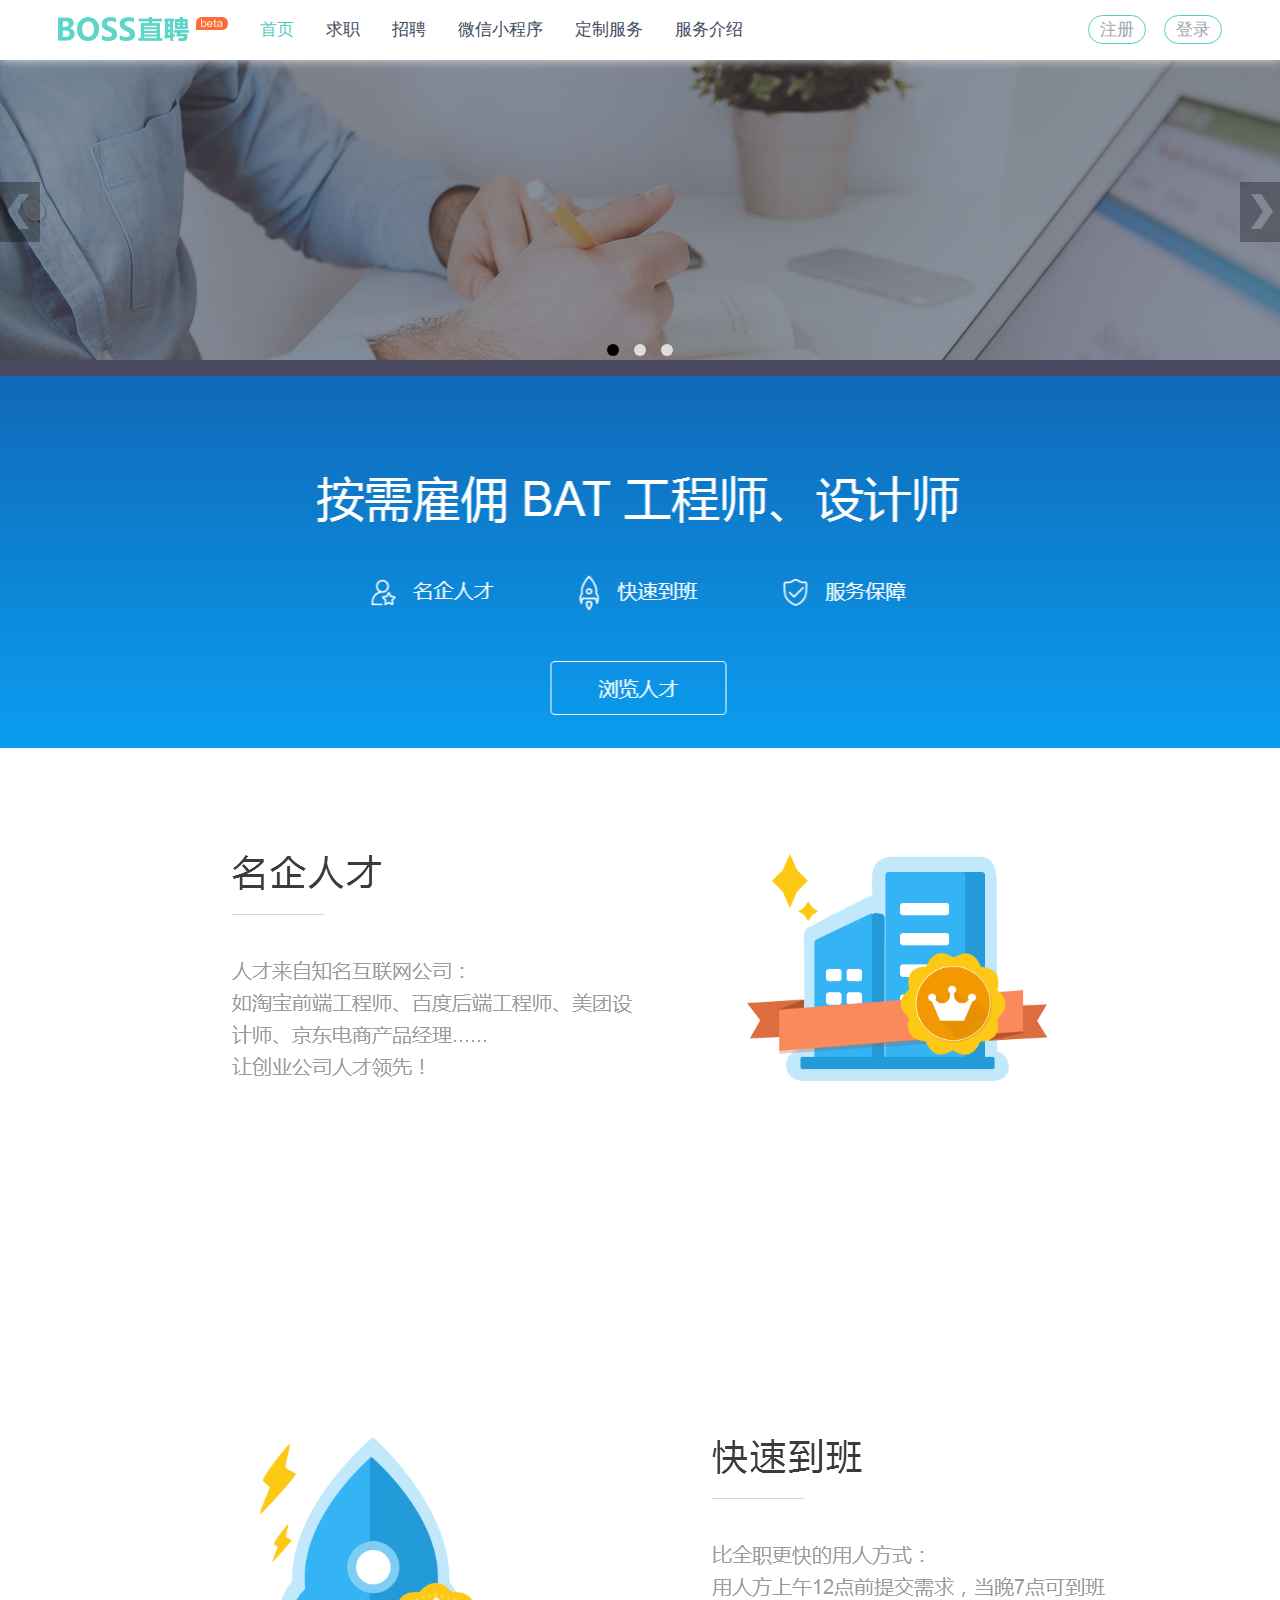
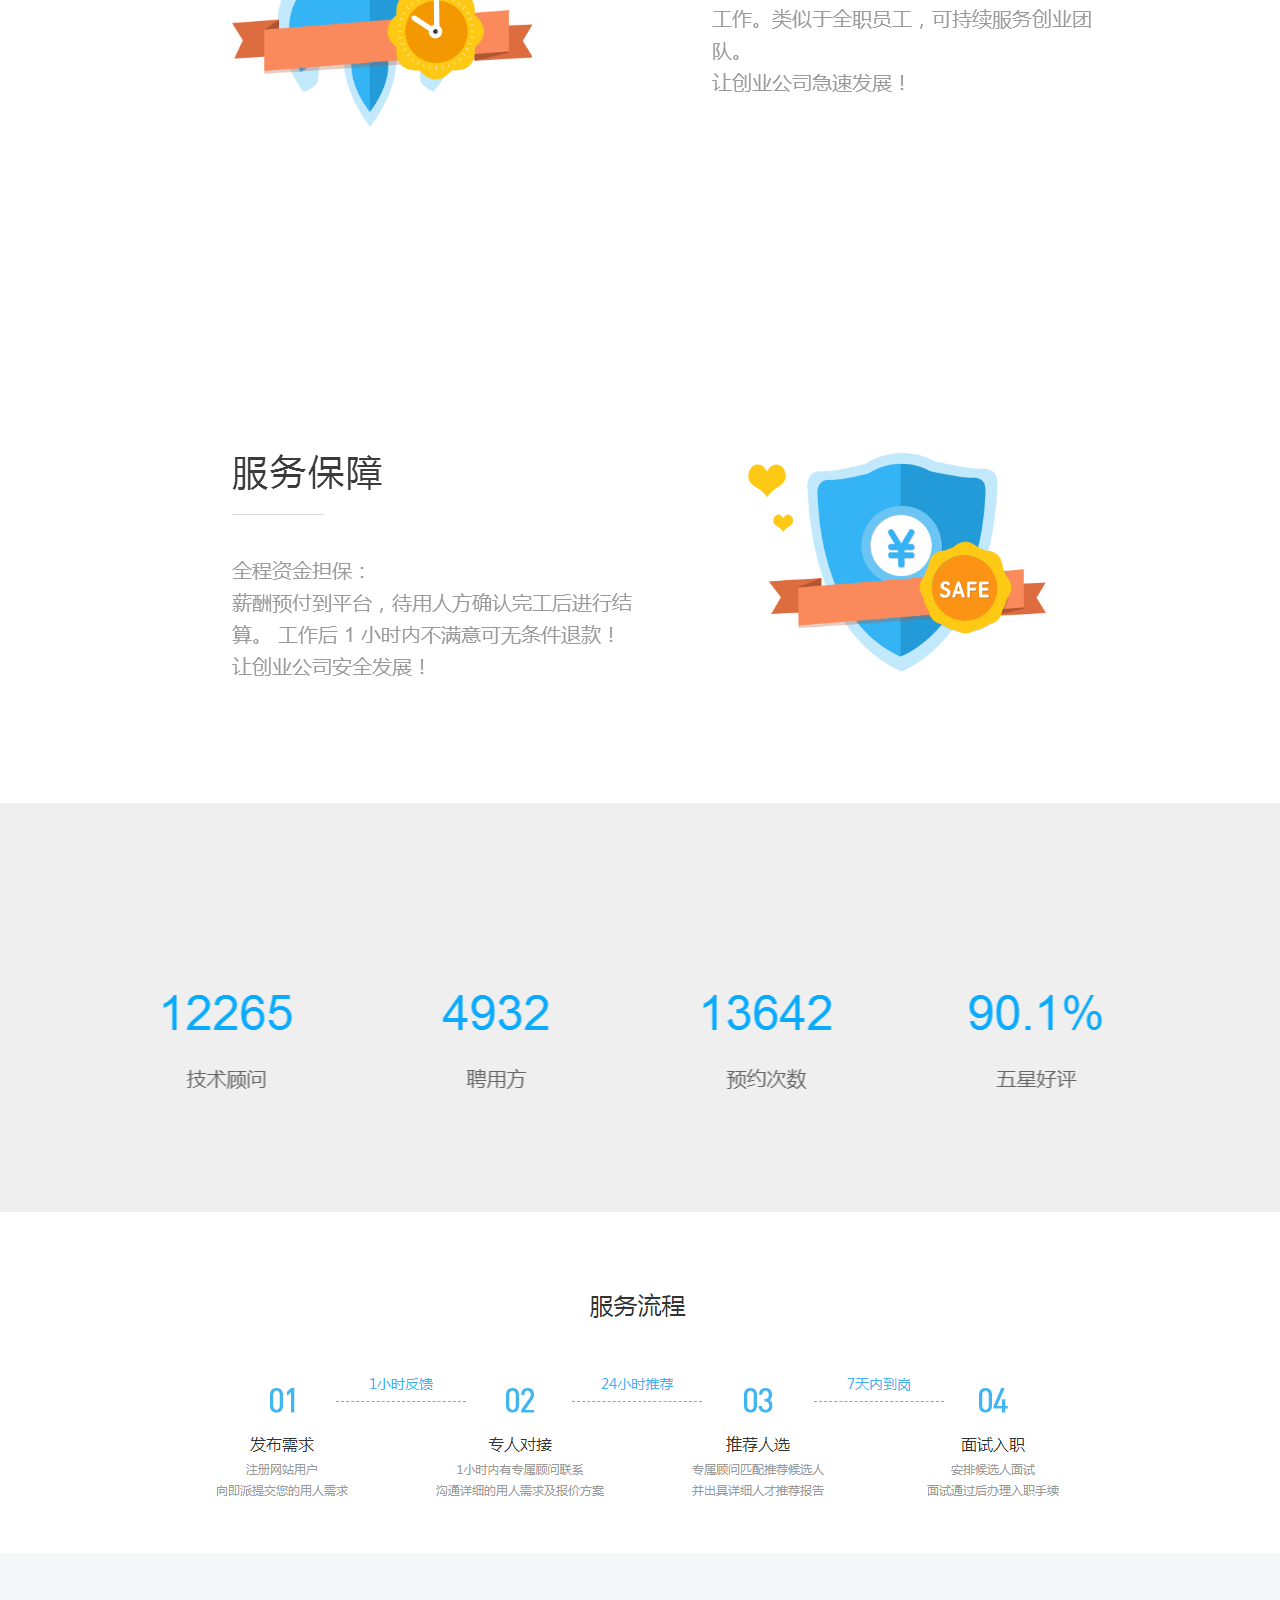
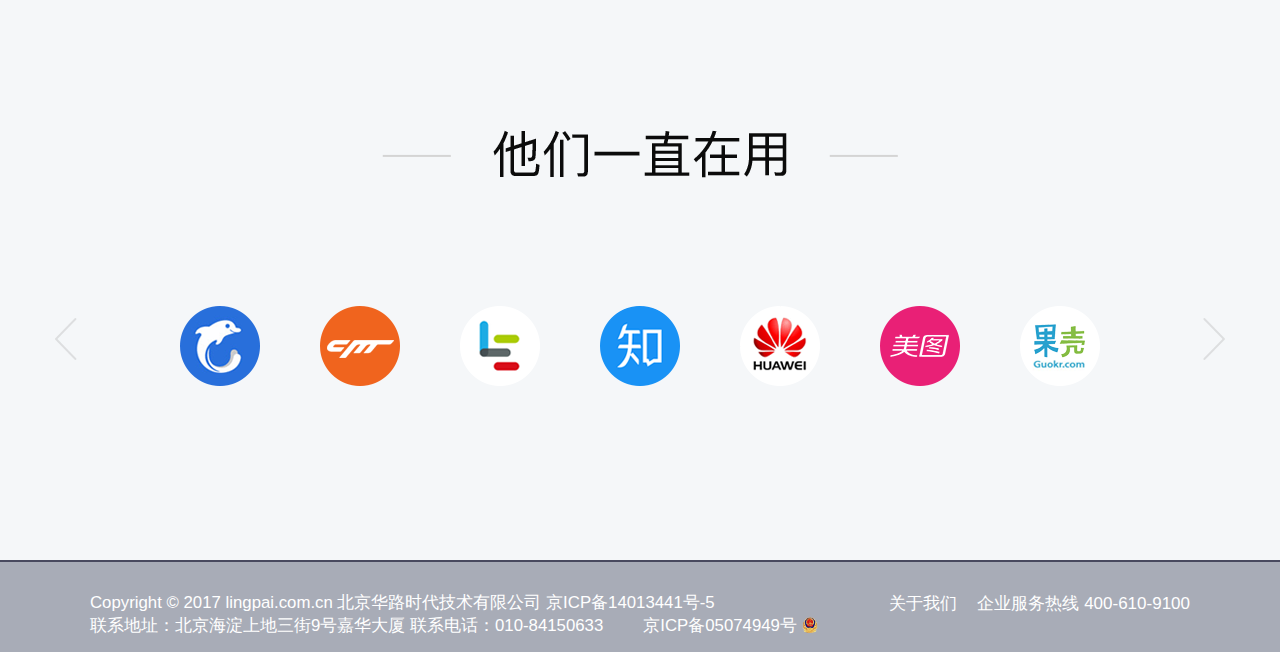
<file: index.html>
<!DOCTYPE html>
<html>
<head>
	<title>灵派官网</title>
	<meta charset="utf-8">
	<link rel="stylesheet" type="text/css" href="css/reset.css">
	<link rel="stylesheet" type="text/css" href="css/index.css">
	<link rel="stylesheet" type="text/css" href="css/my.css">
	
	
	<link rel="stylesheet" type="text/css" href="css/slider/reset.css">
	<link rel="stylesheet" type="text/css" href="css/slider/normalize.css" />
	<link rel="stylesheet" type="text/css" href="css/slider/htmleaf-demo.css">
	<link rel="stylesheet" type="text/css" href="css/slider/style.css">
	
	<link rel="shortcut icon" type="image/x-icon" href="image/index.png" />
	<script type="text/javascript" src='js/jquery-3.1.1.js'></script>
	<script type="text/javascript" src='js/index.js'></script>
	<script type="text/javascript" src="js/easySlider.js"></script>
	<!--[if IE 6]>
	<script type="text/javascript" src="js/DD_belatedPNG_0.0.8a-min.js"></script>
	<script type="text/javascript" src="js/ie6Fixpng.js"></script>
	<![endif]-->

</head>
<body>
	<div id='header'>
		<div class='conWidth clearfix'>
			<a href="index.html" class='headerLogo'><img src="image/logo-x.png"></a>
			<ul class='nav clearfix'>
				<li><a href='index.html' class='active nava'>首页</a></li>
				<li><a href='job_list.html' class='nava'>求职</a></li>
				<li><a href='user_list.html' class='nava'>招聘</a></li>
				<li><a href='app.html' class='nava'>微信小程序</a></li>
				<li><a href='dispatchserve.html' class='nava'>定制服务</a></li>
				<li><a href='introduce.html' class='nava'>服务介绍</a></li>
			</ul>
			<div class='headerRight'>
				<span><a href='login.html'>注册</a></span>
				<span><a href='registe.html'>登录</a></span>
			</div>
		</div>
	</div>
	
	
	
	
	<div class="htmleaf-container">

		<div id="slider">
			<ul class="slides clearfix">
				<li><a href="us.html" target="_blank"><img class="responsive" src="img/1.jpg"></a></li>
				<li><a href="introduce.html" target="_blank"><img class="responsive" src="img/2.jpg"></a></li>
				<li><a href="cases.html" target="_blank"><img class="responsive" src="img/3.jpg"></a></li>
			</ul>
			<ul class="controls">
				<li><img src="img/prev.png" alt="previous"></li>
				<li><img src="img/next.png" alt="next"></li>
			</ul>
			<ul class="pagination">
				<li class="active"></li>
				<li></li>
				<li></li>
			</ul>
		</div>
	</div>
	
	
	
	<div class='index1 clearfix'>
	</div>
	
	
	<div class='index2 clearfix'>
	</div>
	
	
	<div class='index3 clearfix'>
	</div>
	
	
	
	<div class='index4 clearfix'>
	</div>
	
	
	
	<div class='index5 clearfix'>
	</div>
	
	
	
	<div class='flow clearfix'>
	</div>
	
	<!--
	<div class='app-one clearfix'>
		<div class='appOneLeft'>
			<div class='app-phone'></div>
		</div>
		<div class='appOneRight'>
			<div class='app-text'></div>
			<div class='app-Down'>
				<a href=""></a>
				<a href="" class='app-downAnd'></a>
				<img src="image/common.jpg">
			</div>
		</div>
	</div>
	<div class='company-pen'>
		<div class='pen-title'></div>
		<div class='pen-list'>
			<div class='pen-phone'></div>
			<div class='pen-logo'>
				<img src="image/logo.png">
			</div>
			<ul class='newpen'>
				<li class='li1'>
					<img src="image/boss-1.png" class='img1'>
					<img src="image/company-1.png" class='img2'>
				</li>
				<li class='li2'>
					<img src="image/boss-2.png" class='img1'>
					<img src="image/company-2.png" class='img2'>
				</li>
				<li class='li3'>
					<img src="image/boss-3.png" class='img1'>
					<img src="image/company-3.png" class='img2'>
				</li>
				<li class='li4'>
					<img src="image/boss-4.png" class='img1'>
					<img src="image/company-4.png" class='img2'>
				</li>
			</ul>
		</div>
	</div>
	<div class='resume'>
		<div class='inner clearfix'>
			<div class='resumeLeft'>
				<div class='chat'>
					<div class='resumetoke'></div>
				</div>
				<div class='resumepdf'></div>
			</div>
			<div class='resumeRight'>
			</div>
		</div>
	</div>
	<div class='othercompany'>
		<div class='inner'>
			<div class='bigCompany'></div>
			<div class='bigComputer'></div>
			<ul class='bigList'>
				<li class='logo1'><img src="image/logo-baidu.png"></li>
				<li class='logo2'><img src="image/logo-didi.png"></li>
				<li class='logo3'><img src="image/logo-meituan.png"></li>
				<li class='logo4'><img src="image/logo-ali.png"></li>
				<li class='logo5'><img src="image/logo-jd.png"></li>
				<li class='logo6'><img src="image/logo-tencent.png"></li>
			</ul>
		</div>
	</div>
	<div class='salary'>
		<div class='inner clearfix'>
			<div class='salary-left'></div>
			<div class='salary-right'>
				<div class='salary-phone'></div>
				<ul>
					<li class=''></li>
					<li class=''></li>
					<li class=''></li>
					<li class=''></li>
					<li class=''></li>
					<li class=''></li>
				</ul>
			</div>
		</div>
	</div>
	<div class='midem'>
		<div class='inner'>
			<div class='h3'></div>
			<ul class='clearfix'>
				<li><a href="#" class='a1'></a></li>
				<li><a href="#" class='a2'></a></li>
				<li><a href="#" class='a3'></a></li>
				<li><a href="#" class='a4'></a></li>
				<li><a href="#" class='a5'></a></li>
				<li><a href="#" class='a6'></a></li>
				<li><a href="#" class='a7'></a></li>
				<li><a href="#" class='a8'></a></li>
				<li><a href="#" class='a9'></a></li>
				<li><a href="#" class='a10'></a></li>
				<li><a href="#" class='a11'></a></li>
				<li><a href="#" class='a12'></a></li>
			</ul>
		</div>
	</div>
	-->
	<div class='him'>
		<div class='inner clearfix'>
			<div class='h3'></div>
			<div class='himpig'>
				<span class='himpre'></span>
				<div class='himover'>
					<ul>
						<li><img src="image/c-8.png"></li>
						<li><img src="image/c-9.png"></li>
						<li><img src="image/c-10.png"></li>
						<li><img src="image/c-11.png"></li>
						<li><img src="image/c-12.png"></li>
						<li><img src="image/c-13.png"></li>
						<li><img src="image/c-14.png"></li>
						<li><img src="image/c-1.png"></li>
						<li><img src="image/c-2.png"></li>
						<li><img src="image/c-3.png"></li>
						<li><img src="image/c-4.png"></li>
						<li><img src="image/c-5.png"></li>
						<li><img src="image/c-6.png"></li>
						<li><img src="image/c-7.png"></li>
						<li><img src="image/c-8.png"></li>
						<li><img src="image/c-9.png"></li>
						<li><img src="image/c-10.png"></li>
						<li><img src="image/c-11.png"></li>
						<li><img src="image/c-12.png"></li>
						<li><img src="image/c-13.png"></li>
						<li><img src="image/c-14.png"></li>
						<li><img src="image/c-1.png"></li>
						<li><img src="image/c-2.png"></li>
						<li><img src="image/c-3.png"></li>
						<li><img src="image/c-4.png"></li>
						<li><img src="image/c-5.png"></li>
						<li><img src="image/c-6.png"></li>
						<li><img src="image/c-7.png"></li>
					</ul>
				</div>
				<span class='himnext'></span>
			</div>
		</div>
	</div>
	<div class='bottom clearfix'>
		<div class='bottomLeft'>
			<p>Copyright © 2017 lingpai.com.cn 北京华路时代技术有限公司 京ICP备14013441号-5</p>
			<p>联系地址：北京海淀上地三街9号嘉华大厦 联系电话：010-84150633<a href='http://www.miitbeian.gov.cn/state/outPortal/loginPortal.action;jsessionid=w11vuFMcc2qmPWqO3cMSwvB84A7ATEF_A6Tm3GzVRAfquNfkNu8C!-736616813' class='bottomLefta'>京ICP备05074949号 <img src="image/icon-beian.png" class='bottomLeftImg'></a></p>
		</div>
		<div class='bottomRight'>
			
			<a href="">关于我们</a>企业服务热线 <span>400-610-9100</span>
		</div>
	</div>
</body>
<script>

$(function() {
			$("#slider").easySlider( {
				slideSpeed: 500,
				paginationSpacing: "15px",
				paginationDiameter: "12px",
				paginationPositionFromBottom: "20px",
				slidesClass: ".slides",
				controlsClass: ".controls",
				paginationClass: ".pagination"					
			});
			
		});

</script>
</html>
</file>
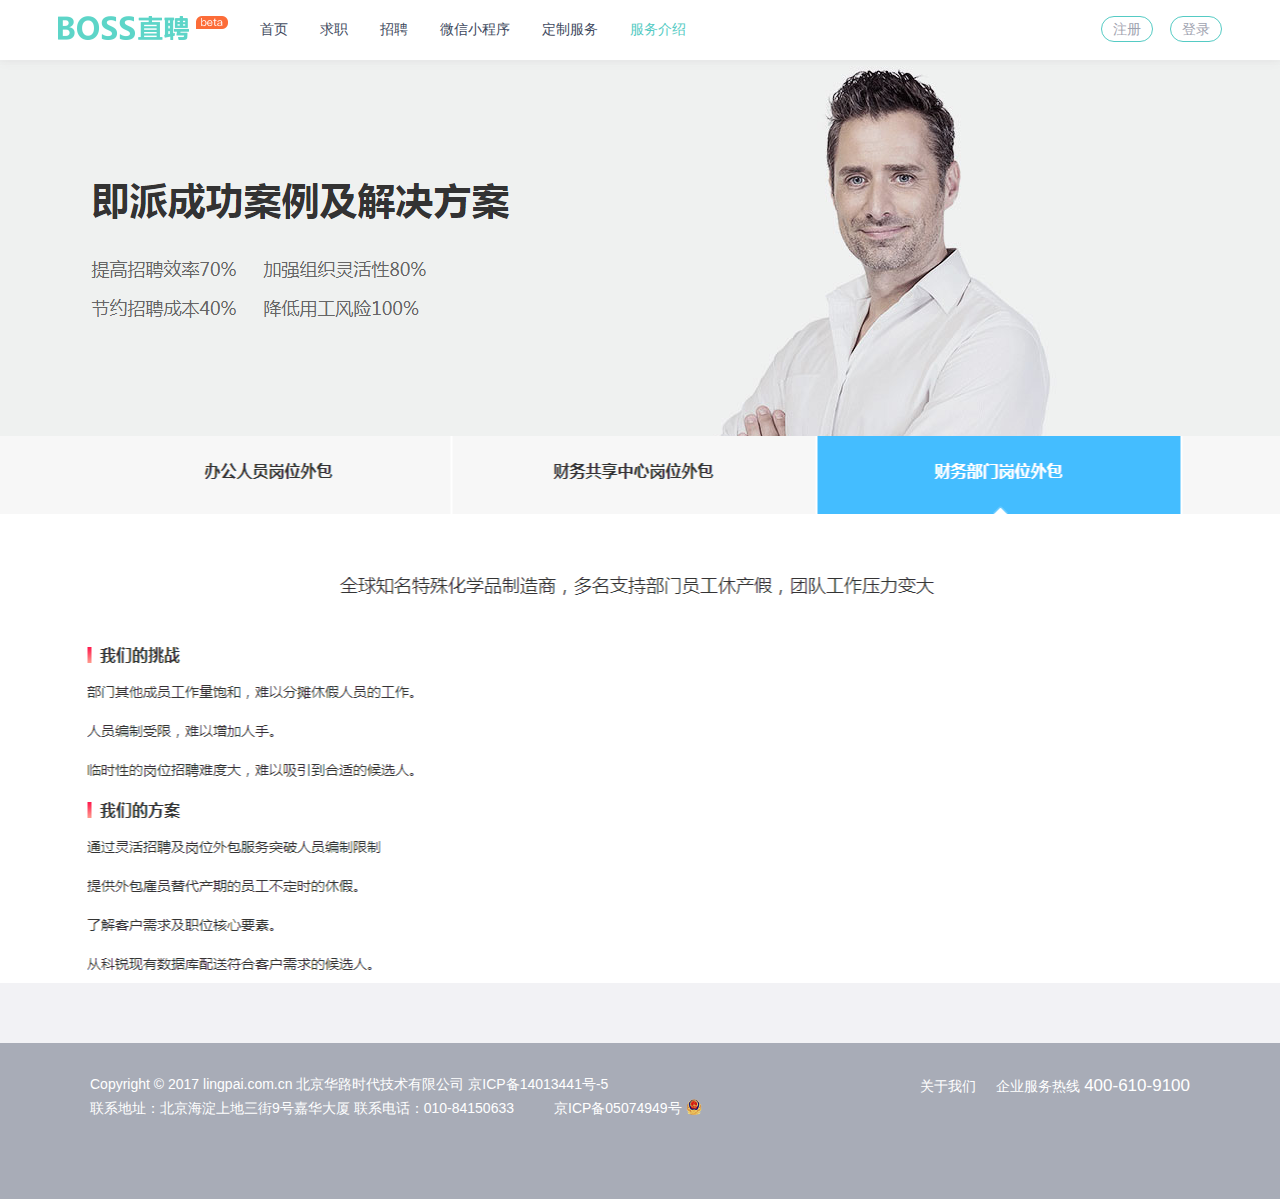
<file: cases.html>
<!DOCTYPE html>
<html>
<head>
	<title>灵派官网</title>
	<meta charset="utf-8">
	<link rel="stylesheet" type="text/css" href="css/reset.css">
	<link rel="stylesheet" type="text/css" href="css/index.css">
	<link rel="stylesheet" type="text/css" href="css/my.css">
	
	
	<link rel="shortcut icon" type="image/x-icon" href="image/index.png" />
	<script type="text/javascript" src='js/jquery-3.1.1.js'></script>
	<script type="text/javascript" src='js/index.js'></script>
	<!--[if IE 6]>
	<script type="text/javascript" src="js/DD_belatedPNG_0.0.8a-min.js"></script>
	<script type="text/javascript" src="js/ie6Fixpng.js"></script>
	<![endif]-->

</head>
<body>
	<div id='header'>
		<div class='conWidth clearfix'>
			<a href="index.html" class='headerLogo'><img src="image/logo-x.png"></a>
			<ul class='nav clearfix'>
				<li><a href='index.html' class=' nava'>首页</a></li>
				<li><a href='job_list.html' class='nava'>求职</a></li>
				<li><a href='user_list.html' class='nava'>招聘</a></li>
				<li><a href='app.html' class='nava'>微信小程序</a></li>
				<li><a href='dispatchserve.html' class=' nava'>定制服务</a></li>
				<li><a href='introduce.html' class='active nava'>服务介绍</a></li>
			</ul>
			<div class='headerRight'>
				<span><a href='login.html'>注册</a></span>
				<span><a href='registe.html'>登录</a></span>
			</div>
		</div>
	</div>
	
	
	
	
	<div class='case1 clearfix'>
	</div>
	
	
	<div class='case2 clearfix'>
	</div>
	
	<div class='bottom clearfix'>
		<div class='bottomLeft'>
			<p>Copyright © 2017 lingpai.com.cn 北京华路时代技术有限公司 京ICP备14013441号-5</p>
			<p>联系地址：北京海淀上地三街9号嘉华大厦 联系电话：010-84150633<a href='http://www.miitbeian.gov.cn/state/outPortal/loginPortal.action;jsessionid=w11vuFMcc2qmPWqO3cMSwvB84A7ATEF_A6Tm3GzVRAfquNfkNu8C!-736616813' class='bottomLefta'>京ICP备05074949号 <img src="image/icon-beian.png" class='bottomLeftImg'></a></p>
		</div>
		<div class='bottomRight'>
			
			<a href="">关于我们</a>企业服务热线 <span>400-610-9100</span>
		</div>
	</div>
</body>
<script>

$(function() {
			$("#slider").easySlider( {
				slideSpeed: 500,
				paginationSpacing: "15px",
				paginationDiameter: "12px",
				paginationPositionFromBottom: "20px",
				slidesClass: ".slides",
				controlsClass: ".controls",
				paginationClass: ".pagination"					
			});
			
		});

</script>
</html>
</file>
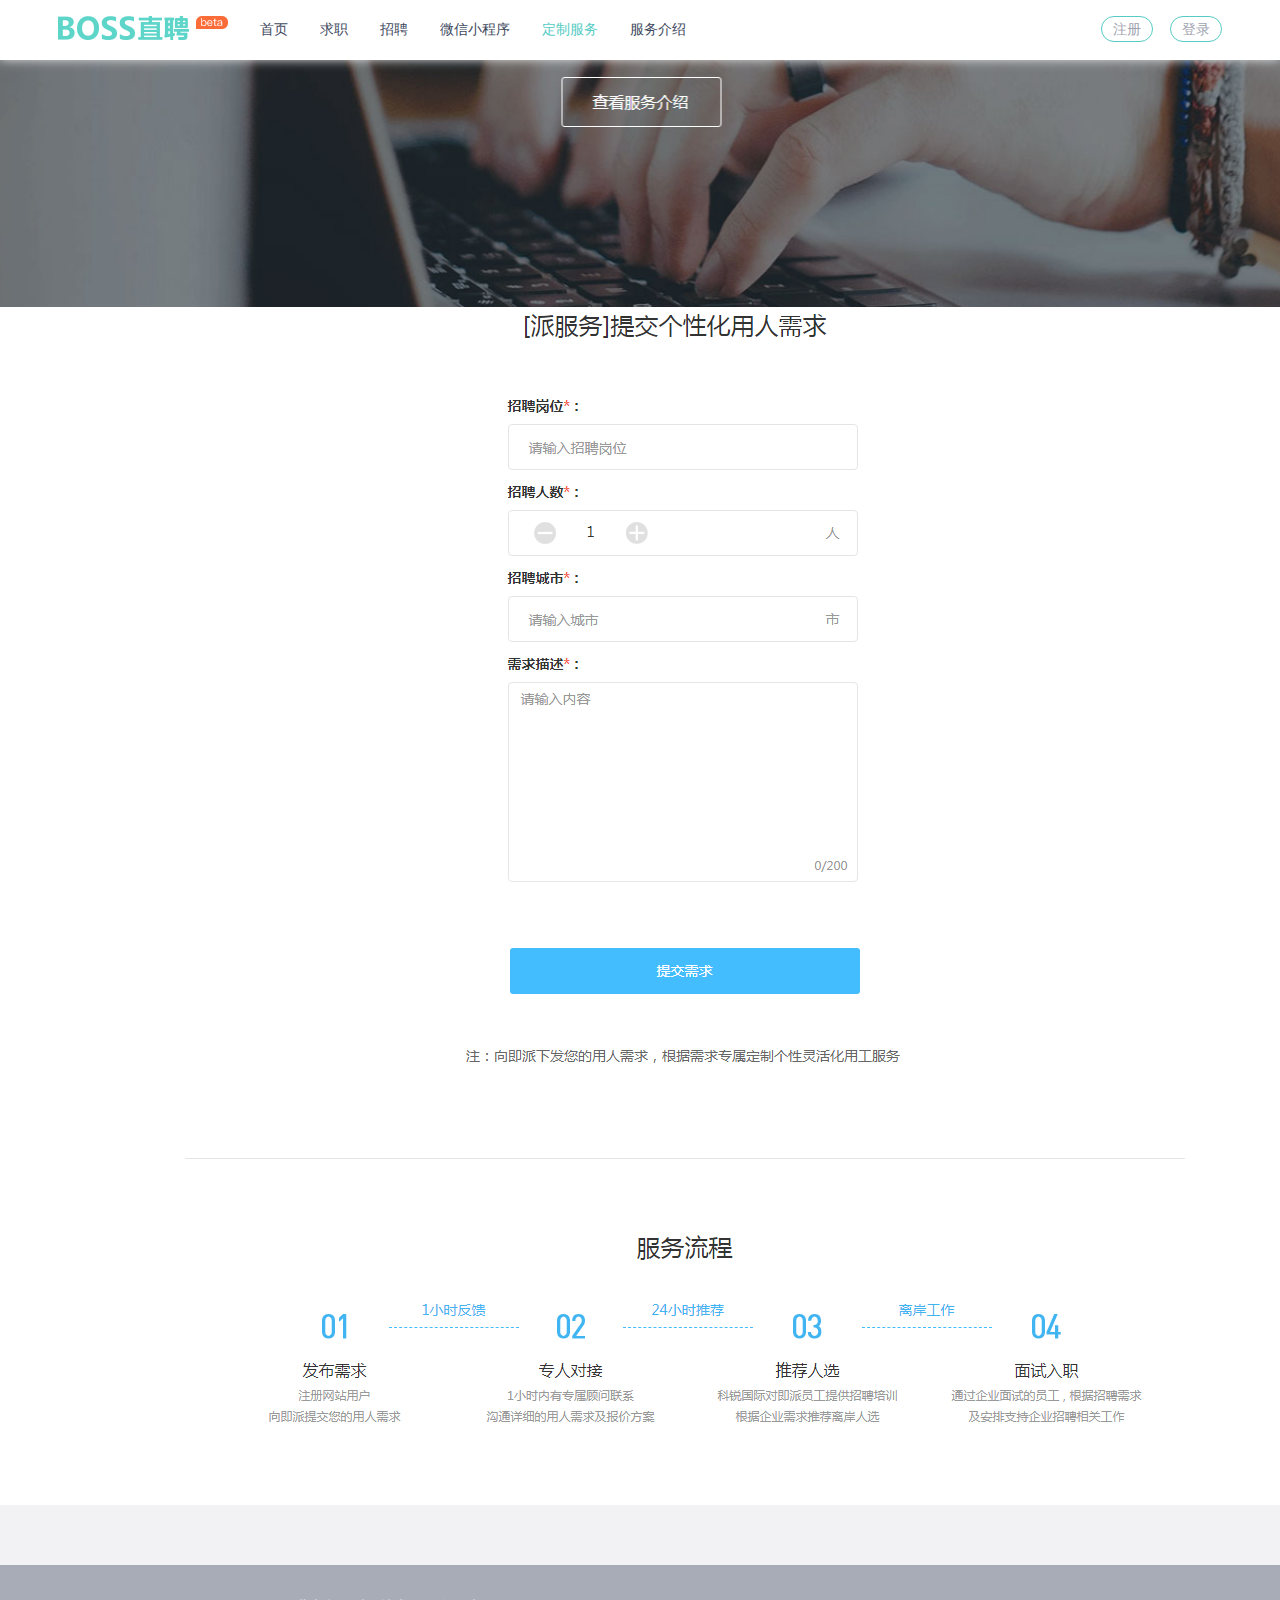
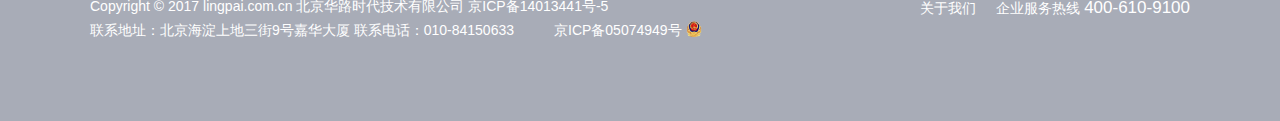
<file: dispatchserve.html>
<!DOCTYPE html>
<html>
<head>
	<title>灵派官网</title>
	<meta charset="utf-8">
	<link rel="stylesheet" type="text/css" href="css/reset.css">
	<link rel="stylesheet" type="text/css" href="css/index.css">
	<link rel="stylesheet" type="text/css" href="css/my.css">
	
	
	
	<link rel="shortcut icon" type="image/x-icon" href="image/index.png" />
	<script type="text/javascript" src='js/jquery-3.1.1.js'></script>
	<script type="text/javascript" src='js/index.js'></script>
	<!--[if IE 6]>
	<script type="text/javascript" src="js/DD_belatedPNG_0.0.8a-min.js"></script>
	<script type="text/javascript" src="js/ie6Fixpng.js"></script>
	<![endif]-->

</head>
<body>
	<div id='header'>
		<div class='conWidth clearfix'>
			<a href="index.html" class='headerLogo'><img src="image/logo-x.png"></a>
			<ul class='nav clearfix'>
				<li><a href='index.html' class=' nava'>首页</a></li>
				<li><a href='job_list.html' class='nava'>求职</a></li>
				<li><a href='user_list.html' class='nava'>招聘</a></li>
				<li><a href='app.html' class='nava'>微信小程序</a></li>
				<li><a href='dispatchserve.html' class='active nava'>定制服务</a></li>
				<li><a href='introduce.html' class='nava'>服务介绍</a></li>
			</ul>
			<div class='headerRight'>
				<span><a href='login.html'>注册</a></span>
				<span><a href='registe.html'>登录</a></span>
			</div>
		</div>
	</div>
	
	
	
	
	<div class='dispatchserve1 clearfix'>
	</div>
	
	
	<div class='dispatchserve2 clearfix'>
	</div>
	
	
	<div class='dispatchserve3 clearfix'>
	</div>
	
	
	<div class='bottom clearfix'>
		<div class='bottomLeft'>
			<p>Copyright © 2017 lingpai.com.cn 北京华路时代技术有限公司 京ICP备14013441号-5</p>
			<p>联系地址：北京海淀上地三街9号嘉华大厦 联系电话：010-84150633<a href='http://www.miitbeian.gov.cn/state/outPortal/loginPortal.action;jsessionid=w11vuFMcc2qmPWqO3cMSwvB84A7ATEF_A6Tm3GzVRAfquNfkNu8C!-736616813' class='bottomLefta'>京ICP备05074949号 <img src="image/icon-beian.png" class='bottomLeftImg'></a></p>
		</div>
		<div class='bottomRight'>
			
			<a href="">关于我们</a>企业服务热线 <span>400-610-9100</span>
		</div>
	</div>
</body>
<script>

$(function() {
			$("#slider").easySlider( {
				slideSpeed: 500,
				paginationSpacing: "15px",
				paginationDiameter: "12px",
				paginationPositionFromBottom: "20px",
				slidesClass: ".slides",
				controlsClass: ".controls",
				paginationClass: ".pagination"					
			});
			
		});

</script>
</html>
</file>
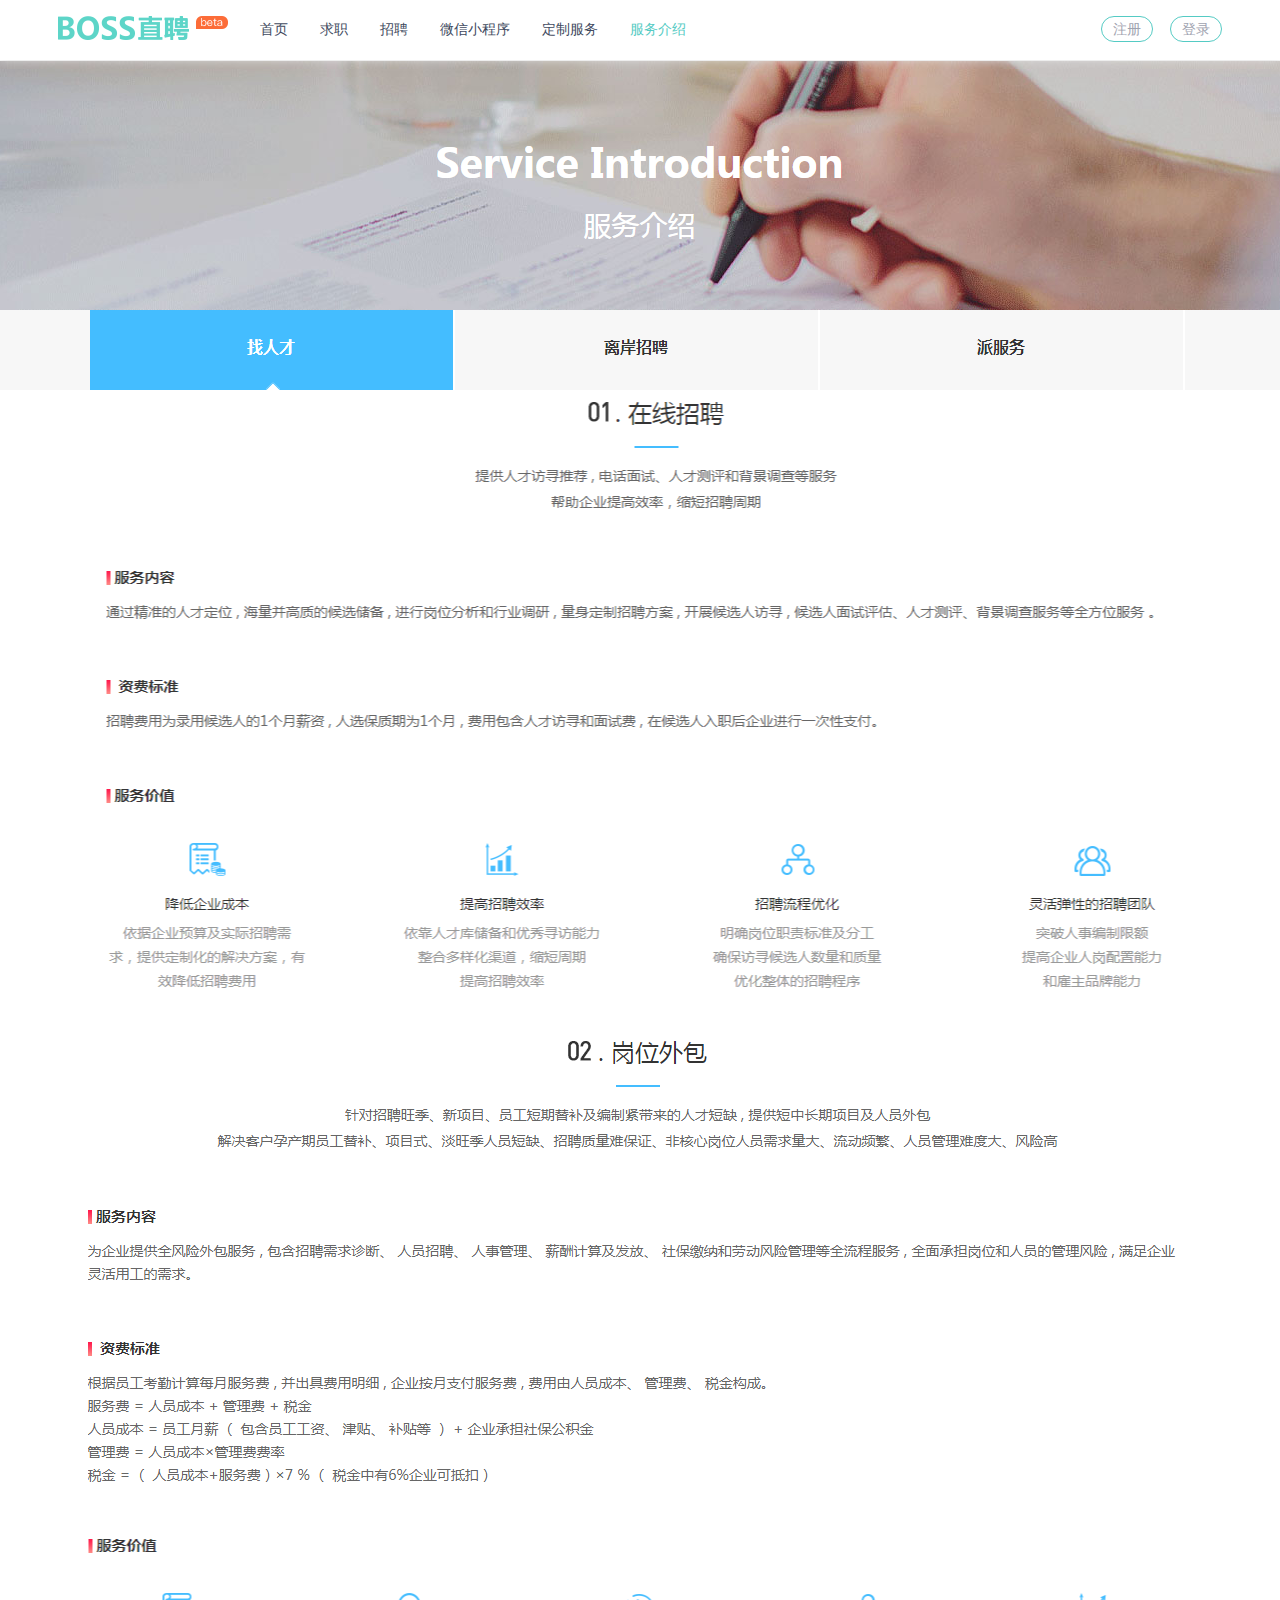
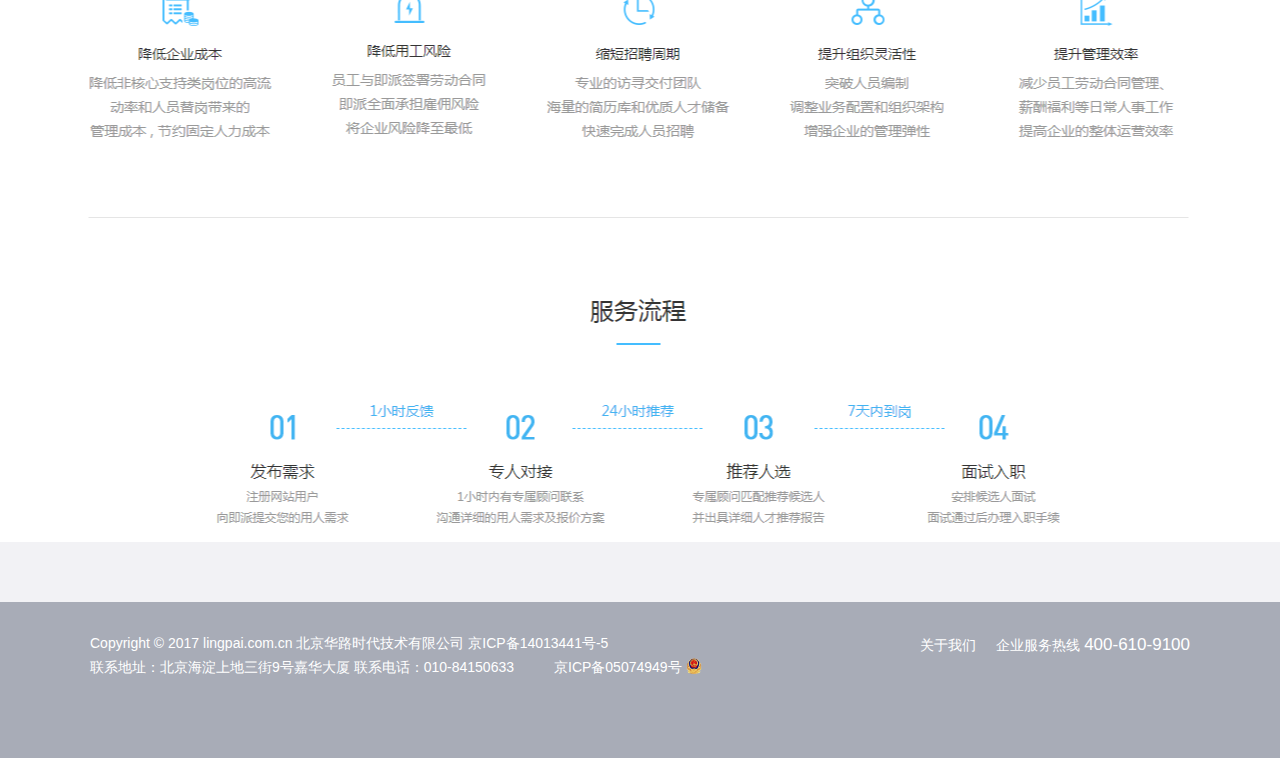
<file: introduce.html>
<!DOCTYPE html>
<html>
<head>
	<title>灵派官网</title>
	<meta charset="utf-8">
	<link rel="stylesheet" type="text/css" href="css/reset.css">
	<link rel="stylesheet" type="text/css" href="css/index.css">
	<link rel="stylesheet" type="text/css" href="css/my.css">
	
	
	<link rel="shortcut icon" type="image/x-icon" href="image/index.png" />
	<script type="text/javascript" src='js/jquery-3.1.1.js'></script>
	<script type="text/javascript" src='js/index.js'></script>
	<!--[if IE 6]>
	<script type="text/javascript" src="js/DD_belatedPNG_0.0.8a-min.js"></script>
	<script type="text/javascript" src="js/ie6Fixpng.js"></script>
	<![endif]-->

</head>
<body>
	<div id='header'>
		<div class='conWidth clearfix'>
			<a href="index.html" class='headerLogo'><img src="image/logo-x.png"></a>
			<ul class='nav clearfix'>
				<li><a href='index.html' class=' nava'>首页</a></li>
				<li><a href='job_list.html' class='nava'>求职</a></li>
				<li><a href='user_list.html' class='nava'>招聘</a></li>
				<li><a href='app.html' class='nava'>微信小程序</a></li>
				<li><a href='dispatchserve.html' class=' nava'>定制服务</a></li>
				<li><a href='introduce.html' class='active nava'>服务介绍</a></li>
			</ul>
			<div class='headerRight'>
				<span><a href='login.html'>注册</a></span>
				<span><a href='registe.html'>登录</a></span>
			</div>
		</div>
	</div>
	
	
	
	
	<div class='introduce1 clearfix'>
	</div>
	
	
	<div class='introduce2 clearfix'>
	</div>
	
	<div class='introduce3 clearfix'>
	</div>
	
	
	<div class='introduce4 clearfix'>
	</div>
	
	<div class='bottom clearfix'>
		<div class='bottomLeft'>
			<p>Copyright © 2017 lingpai.com.cn 北京华路时代技术有限公司 京ICP备14013441号-5</p>
			<p>联系地址：北京海淀上地三街9号嘉华大厦 联系电话：010-84150633<a href='http://www.miitbeian.gov.cn/state/outPortal/loginPortal.action;jsessionid=w11vuFMcc2qmPWqO3cMSwvB84A7ATEF_A6Tm3GzVRAfquNfkNu8C!-736616813' class='bottomLefta'>京ICP备05074949号 <img src="image/icon-beian.png" class='bottomLeftImg'></a></p>
		</div>
		<div class='bottomRight'>
			
			<a href="">关于我们</a>企业服务热线 <span>400-610-9100</span>
		</div>
	</div>
</body>
<script>

$(function() {
			$("#slider").easySlider( {
				slideSpeed: 500,
				paginationSpacing: "15px",
				paginationDiameter: "12px",
				paginationPositionFromBottom: "20px",
				slidesClass: ".slides",
				controlsClass: ".controls",
				paginationClass: ".pagination"					
			});
			
		});

</script>
</html>
</file>
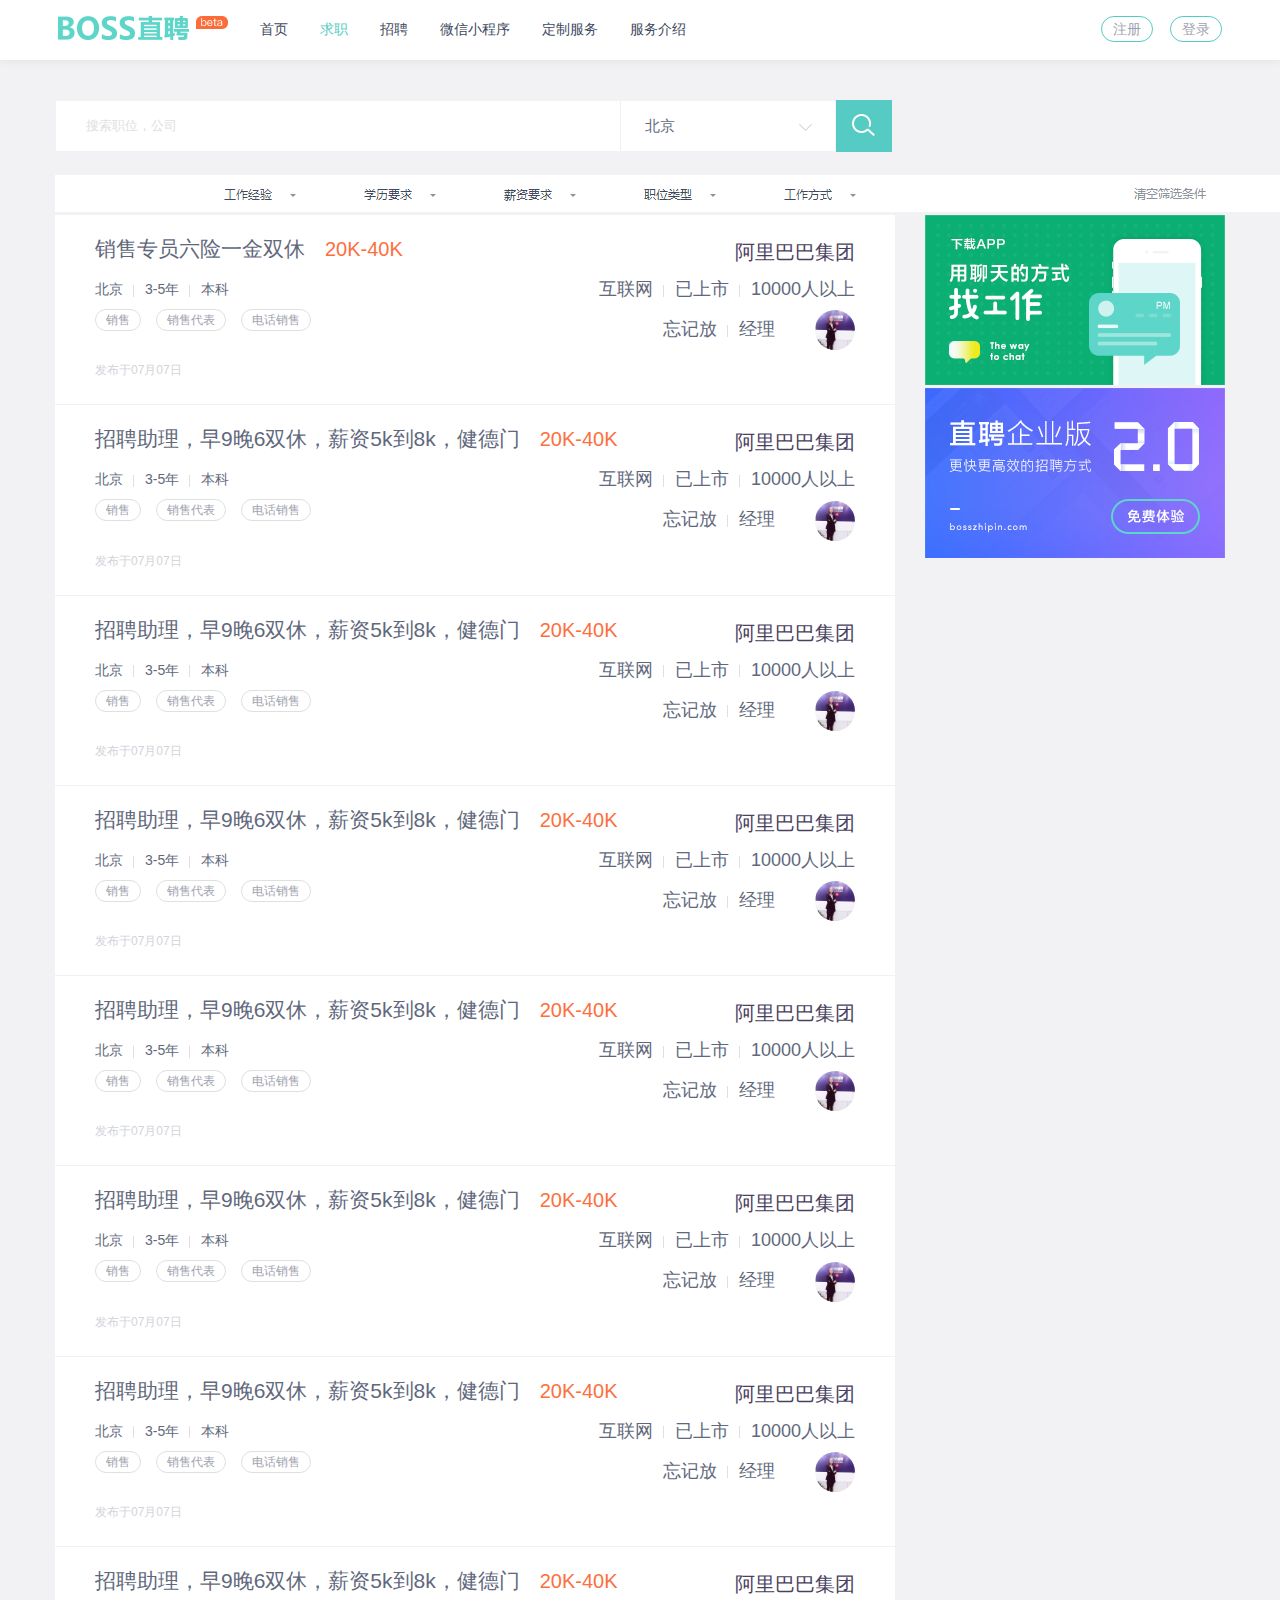
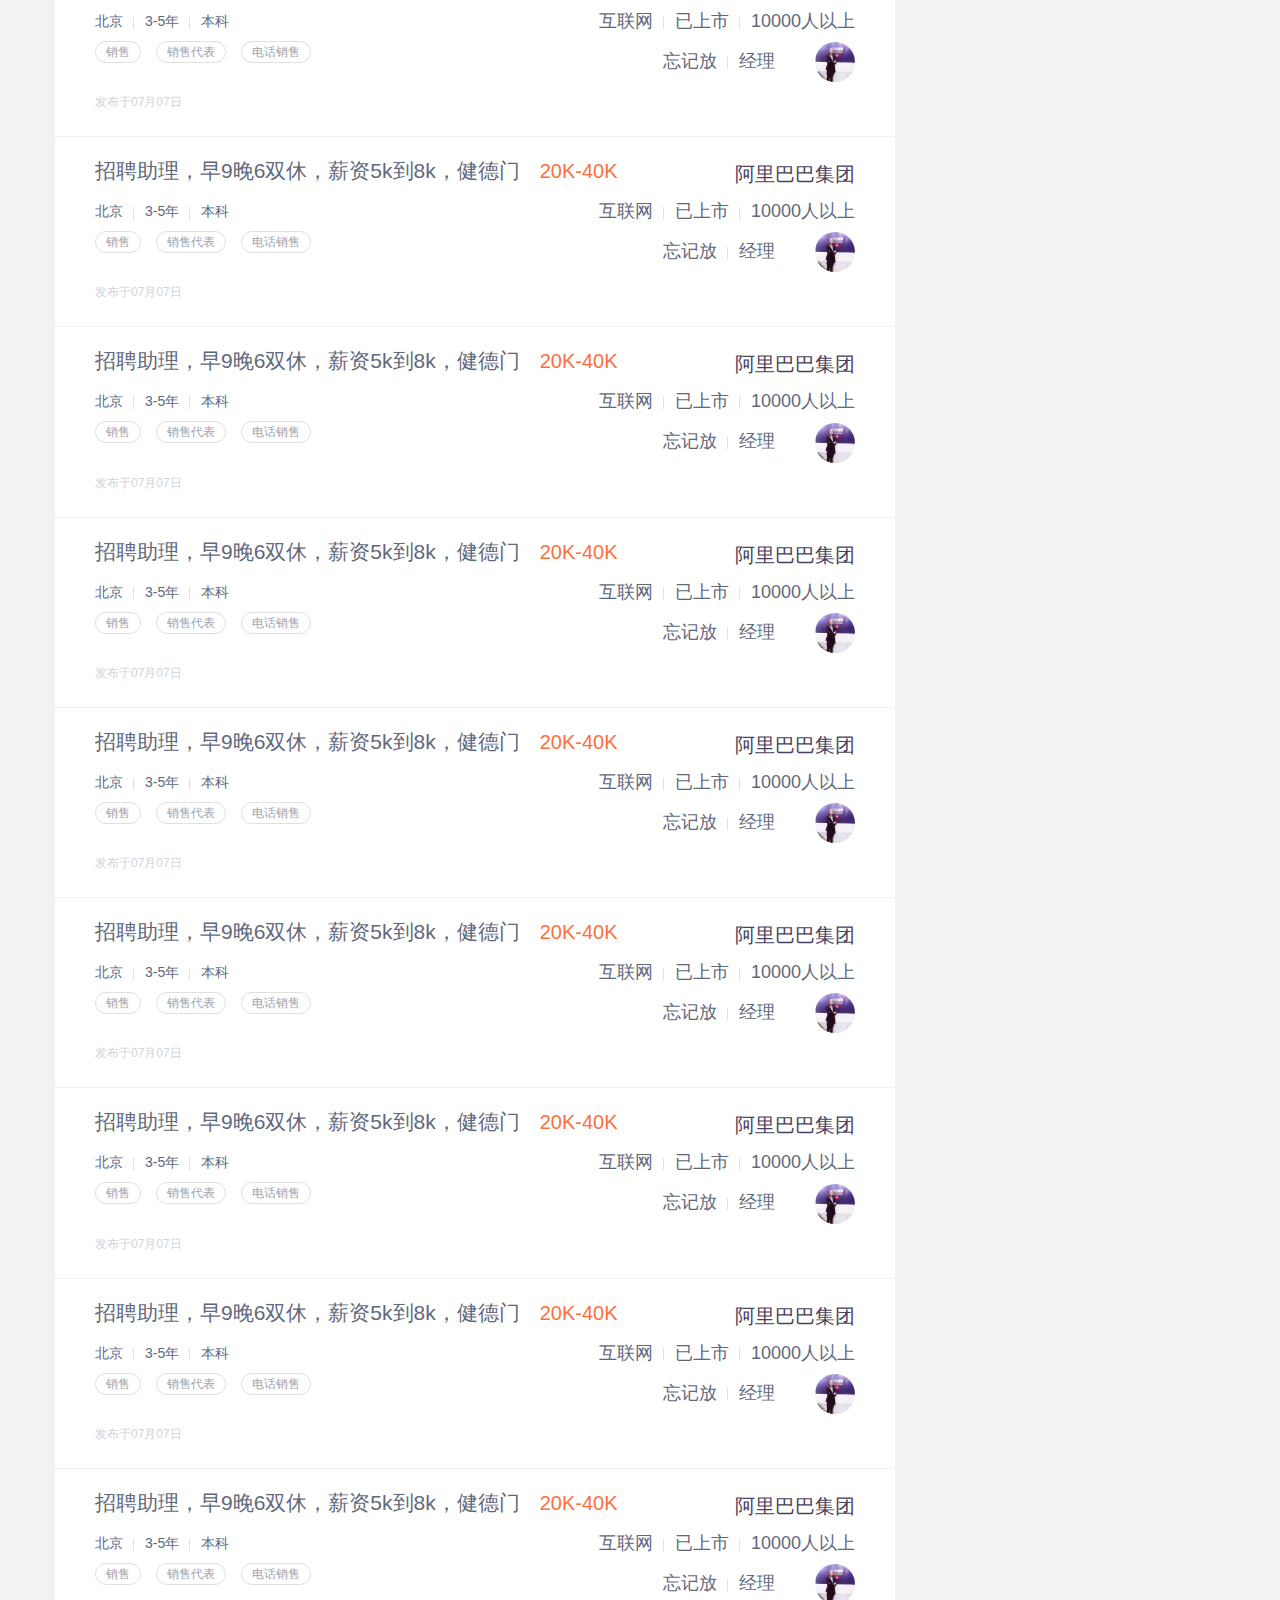
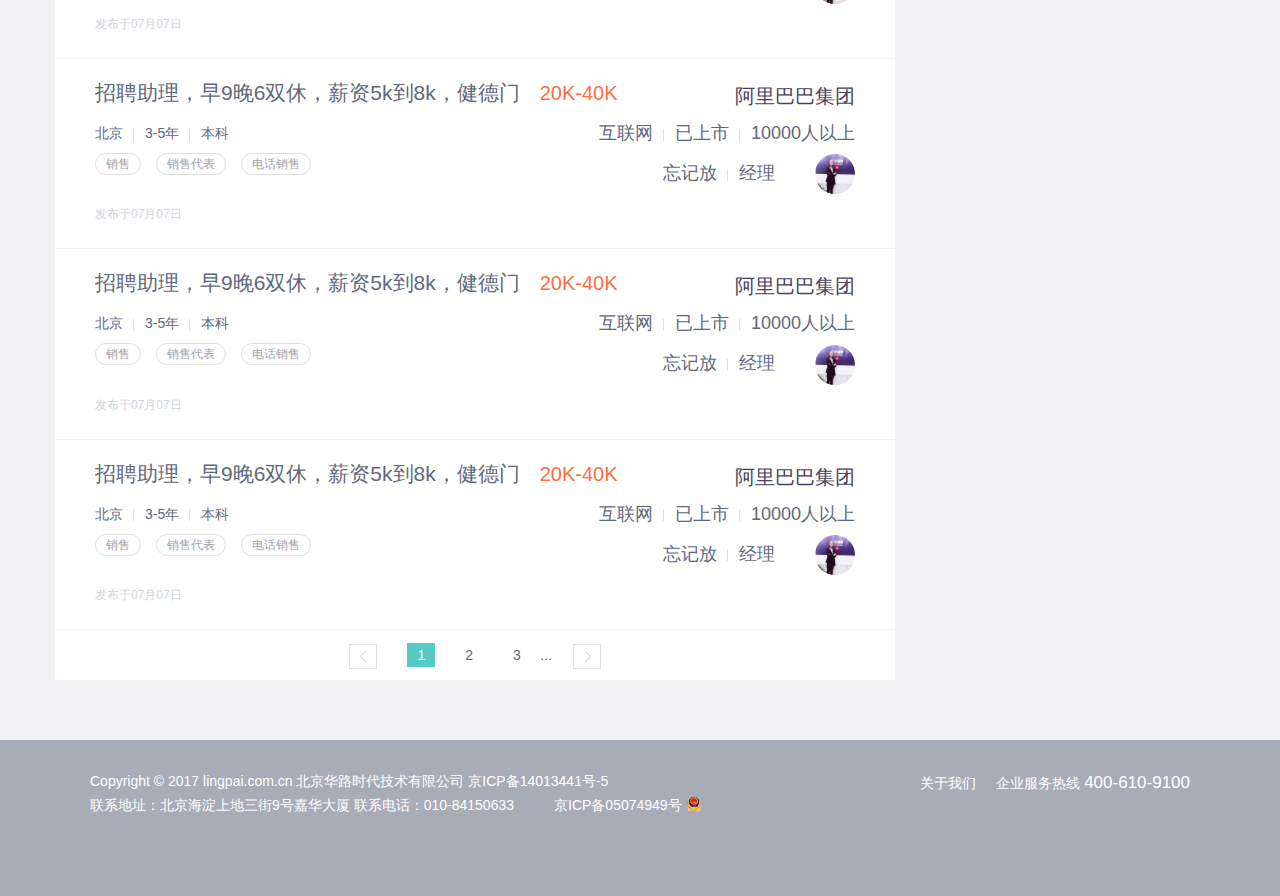
<file: job_list.html>
<!DOCTYPE html>
<html>
<head>
	<title>灵派官网</title>
	<meta charset="utf-8">
	<link rel="stylesheet" type="text/css" href="css/reset.css">
	<link rel="stylesheet" type="text/css" href="css/index.css">
	<link rel="stylesheet" type="text/css" href="css/my.css">
	
	<link rel="shortcut icon" type="image/x-icon" href="image/index.png" />
	<script type="text/javascript" src='js/jquery-3.1.1.js'></script>
	<script type="text/javascript" src='js/index.js'></script>
	<!--[if IE 6]>
	<script type="text/javascript" src="js/DD_belatedPNG_0.0.8a-min.js"></script>
	<script type="text/javascript" src="js/ie6Fixpng.js"></script>
	<![endif]-->

</head>
<body>
	<div id='header'>
		<div class='conWidth clearfix'>
			<a href="index.html" class='headerLogo'><img src="image/logo-x.png"></a>
			<ul class='nav clearfix'>
				<li><a href='index.html' class='nava'>首页</a></li>
				<li><a href='job_list.html' class='active nava'>求职</a></li>
				<li><a href='user_list.html' class='nava'>招聘</a></li>
				<li><a href='app.html' class='nava'>微信小程序</a></li>
				<li><a href='dispatchserve.html' class='nava'>定制服务</a></li>
				<li><a href='introduce.html' class='nava'>服务介绍</a></li>
			</ul>
			<div class='headerRight'>
				<span><a href='login.html'>注册</a></span>
				<span><a href='registe.html'>登录</a></span>
			</div>
		</div>
	</div>
	<div class='conWidth content clearfix'>
		<div class='jobSea clearfix'>		
			<div class='contentRight jobContentRight '>
				<div id='search' class='clearfix'>
					<div class='ser'>
						<input type="text" name="job" class='text' >
						<div class='select'><span>北京</span><i></i>
						</div>
					</div>
					<div class='selectItem'>
						<ul>
							<li>热门</li>
							<li>北京</li>
							<li>上海</li>
							<li>天津</li>
							<li>重庆</li>
							<li>黑龙江</li>
							<li>吉林</li>
							<li>辽宁</li>
							<li>内蒙古</li>
							<li>河北</li>
							<li>山西</li>
							<li>陕西</li>
							<li>山东</li>
							<li>新疆</li>
						</ul>
					</div>
					<div class='selectItemRight'>
						<ul>
							<li>全国</li>
							<li>北京</li>
							<li>上海</li>
							<li>广东</li>
							<li>深圳</li>
							<li>杭州</li>
							<li>天津</li>
							<li>西安</li>
							<li>苏州</li>
							<li>武汉</li>
							<li>厦门</li>
						</ul>
						<ul>
							<li>北京</li>
						</ul>
						<ul>
							<li>上海</li>
						</ul>
						<ul>
							<li>天津</li>
						</ul>
						<ul>
							<li>重庆</li>
						</ul>
						<ul>
							<li>哈尔滨</li>
							<li>齐齐哈尔</li>
							<li>牡丹江</li>
							<li>佳木斯</li>
							<li>瑗化</li>
							<li>黑河</li>
							<li>伊春</li>
							<li>大庆</li>
							<li>西台河</li>
							<li>鸡西</li>
							<li>鹤岗</li>
						</ul>
						<ul>
							<li>哈尔滨</li>
							<li>齐齐哈尔</li>
							<li>牡丹江</li>
							<li>佳木斯</li>
							<li>瑗化</li>
							<li>黑河</li>
							<li>伊春</li>
							<li>大庆</li>
							<li>西台河</li>
							<li>鸡西</li>
							<li>鹤岗</li>
							<li>伊春</li>
							<li>大庆</li>
							<li>西台河</li>
							<li>鸡西</li>
							<li>鹤岗</li>
						</ul>
						<ul>
							<li>哈尔滨</li>
							<li>齐齐哈尔</li>
							<li>牡丹江</li>
						</ul>
						<ul>
							<li>哈尔滨</li>
							<li>齐齐哈尔</li>
							<li>牡丹江</li>
							<li>佳木斯</li>
							<li>瑗化</li>
							<li>黑河</li>
							<li>伊春</li>
							<li>大庆</li>
							<li>西台河</li>
							<li>鸡西</li>
							<li>鹤岗</li>
						</ul>
						<ul>
							<li>哈尔滨</li>
							<li>齐齐哈尔</li>
							<li>牡丹江</li>
							<li>佳木斯</li>
							<li>瑗化</li>
							<li>黑河</li>
							<li>伊春</li>
							<li>大庆</li>
							<li>西台河</li>
							<li>鸡西</li>
							<li>鹤岗</li>
						</ul>
						<ul>
							<li>哈尔滨</li>
							<li>齐齐哈尔</li>
							<li>牡丹江</li>
							<li>佳木斯</li>
							<li>瑗化</li>
							<li>黑河</li>
							<li>伊春</li>
							<li>大庆</li>
							<li>西台河</li>
							<li>鸡西</li>
							<li>鹤岗</li>
						</ul>
						<ul>
							<li>哈尔滨</li>
							<li>齐齐哈尔</li>
							<li>牡丹江</li>
							<li>佳木斯</li>
							<li>瑗化</li>
							<li>黑河</li>
							<li>伊春</li>
							<li>大庆</li>
							<li>西台河</li>
							<li>鸡西</li>
							<li>鹤岗</li>
						</ul>
						<ul>
							<li>哈尔滨</li>
							<li>齐齐哈尔</li>
							<li>牡丹江</li>
							<li>佳木斯</li>
							<li>瑗化</li>
							<li>黑河</li>
							<li>伊春</li>
							<li>大庆</li>
							<li>西台河</li>
							<li>鸡西</li>
							<li>鹤岗</li>
						</ul>
						<ul>
							<li>哈尔滨</li>
							<li>齐齐哈尔</li>
							<li>牡丹江</li>
							<li>佳木斯</li>
							<li>瑗化</li>
							<li>黑河</li>
							<li>伊春</li>
							<li>大庆</li>
							<li>西台河</li>
							<li>鸡西</li>
							<li>鹤岗</li>
						</ul>
					</div>
					<div class='button'><a href="#"></a></div>
				</div>
			</div>
		</div>

		<image src="img/searchfilter.png">
		
<div class='conWidth clearfix joblis'>
			<div class='jobContent'>
				<ul class='itemRight jobColor job-ul'>
					<li>
						<div class='li-div clearfix '>
						<a target="_blank" href="job_detail.html">
							<div class='clearfix job-rel'>
							
								<h2 class='job-title'>销售专员六险一金双休</h2>
								<div class='job-money'>
									<span class='moncolor job-moncolor'>20K-40K</span>
									<span class='moneyRight moneymid jobColor'>阿里巴巴集团</span>
								</div>
							</div>
							<div class='money clearfix'>
								<span>北京<i></i>3-5年<i></i>本科</span>
								<span class='moneyRight moneyRightbo jobColor'>互联网<i></i>已上市<i></i>10000人以上</span>
							</div>
							<div class='money clearfix'>
								<span class='monbo'>销售</span><span class='monbo'>销售代表</span><span class='monbo'>电话销售</span>
								<span class='moneyRight moneyRightbo jobColor'>忘记放<i></i>经理<img src="image/1.jpg"></span>
							</div>
							<div class='money clearfix'>
								<span class='job-time'>发布于07月07日</span>
							</div>
						
						</a>
						</div>
					</li>
					<li>
						<div class='li-div clearfix '>
							<a target="_blank" href="job_detail.html">
							<div class='clearfix job-rel'>
								<h2 class='job-title'>招聘助理，早9晚6双休，薪资5k到8k，健德门</h2>
								<div class='job-money'>
									<span class='moncolor job-moncolor'>20K-40K</span>
									<span class='moneyRight moneymid jobColor'>阿里巴巴集团</span>
								</div>
								
							</div>
							<div class='money clearfix'>
								<span>北京<i></i>3-5年<i></i>本科</span>
								<span class='moneyRight moneyRightbo jobColor'>互联网<i></i>已上市<i></i>10000人以上</span>
							</div>
							<div class='money clearfix'>
								<span class='monbo'>销售</span><span class='monbo'>销售代表</span><span class='monbo'>电话销售</span>
								<span class='moneyRight moneyRightbo jobColor'>忘记放<i></i>经理<img src="image/1.jpg"></span>
							</div>
							<div class='money clearfix'>
								<span class='job-time'>发布于07月07日</span>
							</div>
							</a>
						</div>
					</li>
					<li>
						<div class='li-div clearfix '>
							<a target="_blank" href="job_detail.html">
							<div class='clearfix job-rel'>
								<h2 class='job-title'>招聘助理，早9晚6双休，薪资5k到8k，健德门</h2>
								<div class='job-money'>
									<span class='moncolor job-moncolor'>20K-40K</span>
									<span class='moneyRight moneymid jobColor'>阿里巴巴集团</span>
								</div>
								
							</div>
							<div class='money clearfix'>
								<span>北京<i></i>3-5年<i></i>本科</span>
								<span class='moneyRight moneyRightbo jobColor'>互联网<i></i>已上市<i></i>10000人以上</span>
							</div>
							<div class='money clearfix'>
								<span class='monbo'>销售</span><span class='monbo'>销售代表</span><span class='monbo'>电话销售</span>
								<span class='moneyRight moneyRightbo jobColor'>忘记放<i></i>经理<img src="image/1.jpg"></span>
							</div>
							<div class='money clearfix'>
								<span class='job-time'>发布于07月07日</span>
							</div>
							</a>
						</div>
					</li>
					<li>
						<div class='li-div clearfix '>
							<a target="_blank" href="job_detail.html">
							<div class='clearfix job-rel'>
								<h2 class='job-title'>招聘助理，早9晚6双休，薪资5k到8k，健德门</h2>
								<div class='job-money'>
									<span class='moncolor job-moncolor'>20K-40K</span>
									<span class='moneyRight moneymid jobColor'>阿里巴巴集团</span>
								</div>
								
							</div>
							<div class='money clearfix'>
								<span>北京<i></i>3-5年<i></i>本科</span>
								<span class='moneyRight moneyRightbo jobColor'>互联网<i></i>已上市<i></i>10000人以上</span>
							</div>
							<div class='money clearfix'>
								<span class='monbo'>销售</span><span class='monbo'>销售代表</span><span class='monbo'>电话销售</span>
								<span class='moneyRight moneyRightbo jobColor'>忘记放<i></i>经理<img src="image/1.jpg"></span>
							</div>
							<div class='money clearfix'>
								<span class='job-time'>发布于07月07日</span>
							</div>
							</a>
						</div>
					</li>
					<li>
						<div class='li-div clearfix '>
							<a target="_blank" href="job_detail.html">
							<div class='clearfix job-rel'>
								<h2 class='job-title'>招聘助理，早9晚6双休，薪资5k到8k，健德门</h2>
								<div class='job-money'>
									<span class='moncolor job-moncolor'>20K-40K</span>
									<span class='moneyRight moneymid jobColor'>阿里巴巴集团</span>
								</div>
								
							</div>
							<div class='money clearfix'>
								<span>北京<i></i>3-5年<i></i>本科</span>
								<span class='moneyRight moneyRightbo jobColor'>互联网<i></i>已上市<i></i>10000人以上</span>
							</div>
							<div class='money clearfix'>
								<span class='monbo'>销售</span><span class='monbo'>销售代表</span><span class='monbo'>电话销售</span>
								<span class='moneyRight moneyRightbo jobColor'>忘记放<i></i>经理<img src="image/1.jpg"></span>
							</div>
							<div class='money clearfix'>
								<span class='job-time'>发布于07月07日</span>
							</div>
							</a>
						</div>
					</li>
					<li>
						<div class='li-div clearfix '>
							<a target="_blank" href="job_detail.html">
							<div class='clearfix job-rel'>
								<h2 class='job-title'>招聘助理，早9晚6双休，薪资5k到8k，健德门</h2>
								<div class='job-money'>
									<span class='moncolor job-moncolor'>20K-40K</span>
									<span class='moneyRight moneymid jobColor'>阿里巴巴集团</span>
								</div>
								
							</div>
							<div class='money clearfix'>
								<span>北京<i></i>3-5年<i></i>本科</span>
								<span class='moneyRight moneyRightbo jobColor'>互联网<i></i>已上市<i></i>10000人以上</span>
							</div>
							<div class='money clearfix'>
								<span class='monbo'>销售</span><span class='monbo'>销售代表</span><span class='monbo'>电话销售</span>
								<span class='moneyRight moneyRightbo jobColor'>忘记放<i></i>经理<img src="image/1.jpg"></span>
							</div>
							<div class='money clearfix'>
								<span class='job-time'>发布于07月07日</span>
							</div>
							</a>
						</div>
					</li>
					<li>
						<div class='li-div clearfix '>
							<a target="_blank" href="job_detail.html">
							<div class='clearfix job-rel'>
								<h2 class='job-title'>招聘助理，早9晚6双休，薪资5k到8k，健德门</h2>
								<div class='job-money'>
									<span class='moncolor job-moncolor'>20K-40K</span>
									<span class='moneyRight moneymid jobColor'>阿里巴巴集团</span>
								</div>
								
							</div>
							<div class='money clearfix'>
								<span>北京<i></i>3-5年<i></i>本科</span>
								<span class='moneyRight moneyRightbo jobColor'>互联网<i></i>已上市<i></i>10000人以上</span>
							</div>
							<div class='money clearfix'>
								<span class='monbo'>销售</span><span class='monbo'>销售代表</span><span class='monbo'>电话销售</span>
								<span class='moneyRight moneyRightbo jobColor'>忘记放<i></i>经理<img src="image/1.jpg"></span>
							</div>
							<div class='money clearfix'>
								<span class='job-time'>发布于07月07日</span>
							</div>
							</a>
						</div>
					</li>
					<li>
						<div class='li-div clearfix '>
							<a target="_blank" href="job_detail.html">
							<div class='clearfix job-rel'>
								<h2 class='job-title'>招聘助理，早9晚6双休，薪资5k到8k，健德门</h2>
								<div class='job-money'>
									<span class='moncolor job-moncolor'>20K-40K</span>
									<span class='moneyRight moneymid jobColor'>阿里巴巴集团</span>
								</div>
								
							</div>
							<div class='money clearfix'>
								<span>北京<i></i>3-5年<i></i>本科</span>
								<span class='moneyRight moneyRightbo jobColor'>互联网<i></i>已上市<i></i>10000人以上</span>
							</div>
							<div class='money clearfix'>
								<span class='monbo'>销售</span><span class='monbo'>销售代表</span><span class='monbo'>电话销售</span>
								<span class='moneyRight moneyRightbo jobColor'>忘记放<i></i>经理<img src="image/1.jpg"></span>
							</div>
							<div class='money clearfix'>
								<span class='job-time'>发布于07月07日</span>
							</div>
							</a>
						</div>
					</li>
					<li>
						<div class='li-div clearfix '>
							<a target="_blank" href="job_detail.html">
							<div class='clearfix job-rel'>
								<h2 class='job-title'>招聘助理，早9晚6双休，薪资5k到8k，健德门</h2>
								<div class='job-money'>
									<span class='moncolor job-moncolor'>20K-40K</span>
									<span class='moneyRight moneymid jobColor'>阿里巴巴集团</span>
								</div>
								
							</div>
							<div class='money clearfix'>
								<span>北京<i></i>3-5年<i></i>本科</span>
								<span class='moneyRight moneyRightbo jobColor'>互联网<i></i>已上市<i></i>10000人以上</span>
							</div>
							<div class='money clearfix'>
								<span class='monbo'>销售</span><span class='monbo'>销售代表</span><span class='monbo'>电话销售</span>
								<span class='moneyRight moneyRightbo jobColor'>忘记放<i></i>经理<img src="image/1.jpg"></span>
							</div>
							<div class='money clearfix'>
								<span class='job-time'>发布于07月07日</span>
							</div>
							</a>
						</div>
					</li>
					<li>
						<div class='li-div clearfix '>
							<a target="_blank" href="job_detail.html">
							<div class='clearfix job-rel'>
								<h2 class='job-title'>招聘助理，早9晚6双休，薪资5k到8k，健德门</h2>
								<div class='job-money'>
									<span class='moncolor job-moncolor'>20K-40K</span>
									<span class='moneyRight moneymid jobColor'>阿里巴巴集团</span>
								</div>
								
							</div>
							<div class='money clearfix'>
								<span>北京<i></i>3-5年<i></i>本科</span>
								<span class='moneyRight moneyRightbo jobColor'>互联网<i></i>已上市<i></i>10000人以上</span>
							</div>
							<div class='money clearfix'>
								<span class='monbo'>销售</span><span class='monbo'>销售代表</span><span class='monbo'>电话销售</span>
								<span class='moneyRight moneyRightbo jobColor'>忘记放<i></i>经理<img src="image/1.jpg"></span>
							</div>
							<div class='money clearfix'>
								<span class='job-time'>发布于07月07日</span>
							</div>
							</a>
						</div>
					</li>
					<li>
						<div class='li-div clearfix '>
							<a target="_blank" href="job_detail.html">
							<div class='clearfix job-rel'>
								<h2 class='job-title'>招聘助理，早9晚6双休，薪资5k到8k，健德门</h2>
								<div class='job-money'>
									<span class='moncolor job-moncolor'>20K-40K</span>
									<span class='moneyRight moneymid jobColor'>阿里巴巴集团</span>
								</div>
								
							</div>
							<div class='money clearfix'>
								<span>北京<i></i>3-5年<i></i>本科</span>
								<span class='moneyRight moneyRightbo jobColor'>互联网<i></i>已上市<i></i>10000人以上</span>
							</div>
							<div class='money clearfix'>
								<span class='monbo'>销售</span><span class='monbo'>销售代表</span><span class='monbo'>电话销售</span>
								<span class='moneyRight moneyRightbo jobColor'>忘记放<i></i>经理<img src="image/1.jpg"></span>
							</div>
							<div class='money clearfix'>
								<span class='job-time'>发布于07月07日</span>
							</div>
							</a>
						</div>
					</li>
					<li>
						<div class='li-div clearfix '>
							<a target="_blank" href="job_detail.html">
							<div class='clearfix job-rel'>
								<h2 class='job-title'>招聘助理，早9晚6双休，薪资5k到8k，健德门</h2>
								<div class='job-money'>
									<span class='moncolor job-moncolor'>20K-40K</span>
									<span class='moneyRight moneymid jobColor'>阿里巴巴集团</span>
								</div>
								
							</div>
							<div class='money clearfix'>
								<span>北京<i></i>3-5年<i></i>本科</span>
								<span class='moneyRight moneyRightbo jobColor'>互联网<i></i>已上市<i></i>10000人以上</span>
							</div>
							<div class='money clearfix'>
								<span class='monbo'>销售</span><span class='monbo'>销售代表</span><span class='monbo'>电话销售</span>
								<span class='moneyRight moneyRightbo jobColor'>忘记放<i></i>经理<img src="image/1.jpg"></span>
							</div>
							<div class='money clearfix'>
								<span class='job-time'>发布于07月07日</span>
							</div>
							</a>
						</div>
					</li>
					<li>
						<div class='li-div clearfix '>
							<a target="_blank" href="job_detail.html">
							<div class='clearfix job-rel'>
								<h2 class='job-title'>招聘助理，早9晚6双休，薪资5k到8k，健德门</h2>
								<div class='job-money'>
									<span class='moncolor job-moncolor'>20K-40K</span>
									<span class='moneyRight moneymid jobColor'>阿里巴巴集团</span>
								</div>
								
							</div>
							<div class='money clearfix'>
								<span>北京<i></i>3-5年<i></i>本科</span>
								<span class='moneyRight moneyRightbo jobColor'>互联网<i></i>已上市<i></i>10000人以上</span>
							</div>
							<div class='money clearfix'>
								<span class='monbo'>销售</span><span class='monbo'>销售代表</span><span class='monbo'>电话销售</span>
								<span class='moneyRight moneyRightbo jobColor'>忘记放<i></i>经理<img src="image/1.jpg"></span>
							</div>
							<div class='money clearfix'>
								<span class='job-time'>发布于07月07日</span>
							</div>
							</a>
						</div>
					</li>
					<li>
						<div class='li-div clearfix '>
							<a target="_blank" href="job_detail.html">
							<div class='clearfix job-rel'>
								<h2 class='job-title'>招聘助理，早9晚6双休，薪资5k到8k，健德门</h2>
								<div class='job-money'>
									<span class='moncolor job-moncolor'>20K-40K</span>
									<span class='moneyRight moneymid jobColor'>阿里巴巴集团</span>
								</div>
								
							</div>
							<div class='money clearfix'>
								<span>北京<i></i>3-5年<i></i>本科</span>
								<span class='moneyRight moneyRightbo jobColor'>互联网<i></i>已上市<i></i>10000人以上</span>
							</div>
							<div class='money clearfix'>
								<span class='monbo'>销售</span><span class='monbo'>销售代表</span><span class='monbo'>电话销售</span>
								<span class='moneyRight moneyRightbo jobColor'>忘记放<i></i>经理<img src="image/1.jpg"></span>
							</div>
							<div class='money clearfix'>
								<span class='job-time'>发布于07月07日</span>
							</div>
							</a>
						</div>
					</li>
					<li>
						<div class='li-div clearfix '>
							<a target="_blank" href="job_detail.html">
							<div class='clearfix job-rel'>
								<h2 class='job-title'>招聘助理，早9晚6双休，薪资5k到8k，健德门</h2>
								<div class='job-money'>
									<span class='moncolor job-moncolor'>20K-40K</span>
									<span class='moneyRight moneymid jobColor'>阿里巴巴集团</span>
								</div>
								
							</div>
							<div class='money clearfix'>
								<span>北京<i></i>3-5年<i></i>本科</span>
								<span class='moneyRight moneyRightbo jobColor'>互联网<i></i>已上市<i></i>10000人以上</span>
							</div>
							<div class='money clearfix'>
								<span class='monbo'>销售</span><span class='monbo'>销售代表</span><span class='monbo'>电话销售</span>
								<span class='moneyRight moneyRightbo jobColor'>忘记放<i></i>经理<img src="image/1.jpg"></span>
							</div>
							<div class='money clearfix'>
								<span class='job-time'>发布于07月07日</span>
							</div>
							</a>
						</div>
					</li>
					<li>
						<div class='li-div clearfix '>
							<a target="_blank" href="job_detail.html">
							<div class='clearfix job-rel'>
								<h2 class='job-title'>招聘助理，早9晚6双休，薪资5k到8k，健德门</h2>
								<div class='job-money'>
									<span class='moncolor job-moncolor'>20K-40K</span>
									<span class='moneyRight moneymid jobColor'>阿里巴巴集团</span>
								</div>
								
							</div>
							<div class='money clearfix'>
								<span>北京<i></i>3-5年<i></i>本科</span>
								<span class='moneyRight moneyRightbo jobColor'>互联网<i></i>已上市<i></i>10000人以上</span>
							</div>
							<div class='money clearfix'>
								<span class='monbo'>销售</span><span class='monbo'>销售代表</span><span class='monbo'>电话销售</span>
								<span class='moneyRight moneyRightbo jobColor'>忘记放<i></i>经理<img src="image/1.jpg"></span>
							</div>
							<div class='money clearfix'>
								<span class='job-time'>发布于07月07日</span>
							</div>
							</a>
						</div>
					</li>
					<li>
						<div class='li-div clearfix '>
							<a target="_blank" href="job_detail.html">
							<div class='clearfix job-rel'>
								<h2 class='job-title'>招聘助理，早9晚6双休，薪资5k到8k，健德门</h2>
								<div class='job-money'>
									<span class='moncolor job-moncolor'>20K-40K</span>
									<span class='moneyRight moneymid jobColor'>阿里巴巴集团</span>
								</div>
								
							</div>
							<div class='money clearfix'>
								<span>北京<i></i>3-5年<i></i>本科</span>
								<span class='moneyRight moneyRightbo jobColor'>互联网<i></i>已上市<i></i>10000人以上</span>
							</div>
							<div class='money clearfix'>
								<span class='monbo'>销售</span><span class='monbo'>销售代表</span><span class='monbo'>电话销售</span>
								<span class='moneyRight moneyRightbo jobColor'>忘记放<i></i>经理<img src="image/1.jpg"></span>
							</div>
							<div class='money clearfix'>
								<span class='job-time'>发布于07月07日</span>
							</div>
							</a>
						</div>
					</li>
					<li>
						<div class='li-div clearfix '>
							<a target="_blank" href="job_detail.html">
							<div class='clearfix job-rel'>
								<h2 class='job-title'>招聘助理，早9晚6双休，薪资5k到8k，健德门</h2>
								<div class='job-money'>
									<span class='moncolor job-moncolor'>20K-40K</span>
									<span class='moneyRight moneymid jobColor'>阿里巴巴集团</span>
								</div>
								
							</div>
							<div class='money clearfix'>
								<span>北京<i></i>3-5年<i></i>本科</span>
								<span class='moneyRight moneyRightbo jobColor'>互联网<i></i>已上市<i></i>10000人以上</span>
							</div>
							<div class='money clearfix'>
								<span class='monbo'>销售</span><span class='monbo'>销售代表</span><span class='monbo'>电话销售</span>
								<span class='moneyRight moneyRightbo jobColor'>忘记放<i></i>经理<img src="image/1.jpg"></span>
							</div>
							<div class='money clearfix'>
								<span class='job-time'>发布于07月07日</span>
							</div>
							</a>
						</div>
					</li>
					<li>
						<div class='li-div clearfix '>
							<a target="_blank" href="job_detail.html">
							<div class='clearfix job-rel'>
								<h2 class='job-title'>招聘助理，早9晚6双休，薪资5k到8k，健德门</h2>
								<div class='job-money'>
									<span class='moncolor job-moncolor'>20K-40K</span>
									<span class='moneyRight moneymid jobColor'>阿里巴巴集团</span>
								</div>
								
							</div>
							<div class='money clearfix'>
								<span>北京<i></i>3-5年<i></i>本科</span>
								<span class='moneyRight moneyRightbo jobColor'>互联网<i></i>已上市<i></i>10000人以上</span>
							</div>
							<div class='money clearfix'>
								<span class='monbo'>销售</span><span class='monbo'>销售代表</span><span class='monbo'>电话销售</span>
								<span class='moneyRight moneyRightbo jobColor'>忘记放<i></i>经理<img src="image/1.jpg"></span>
							</div>
							<div class='money clearfix'>
								<span class='job-time'>发布于07月07日</span>
							</div>
							</a>
						</div>
					</li>
				</ul>
				<div class='job-page'>
					<i class='top'></i><span>1</span><em>...</em><span>2</span><span>3</span><span>4</span><span>5</span><span>6</span><span>7</span><span>8</span><span>9</span><em>...</em><i class='bot'></i>
				</div>
			</div>
			<div class='jobContent-img'>
				<a href="#"><img src="image/pro-1.png"></a>
				<a href="#"><img src="image/pro-2.png"></a>
			</div>
		</div>
		
	</div>
	
	
	<div class='bottom clearfix'>
		<div class='bottomLeft'>
			<p>Copyright © 2017 lingpai.com.cn 北京华路时代技术有限公司 京ICP备14013441号-5</p>
			<p>联系地址：北京海淀上地三街9号嘉华大厦 联系电话：010-84150633<a href='http://www.miitbeian.gov.cn/state/outPortal/loginPortal.action;jsessionid=w11vuFMcc2qmPWqO3cMSwvB84A7ATEF_A6Tm3GzVRAfquNfkNu8C!-736616813' class='bottomLefta'>京ICP备05074949号 <img src="image/icon-beian.png" class='bottomLeftImg'></a></p>
		</div>
		<div class='bottomRight'>
			
			<a href="">关于我们</a>企业服务热线 <span>400-610-9100</span>
		</div>
	</div>
	
</body>
</html>
</file>
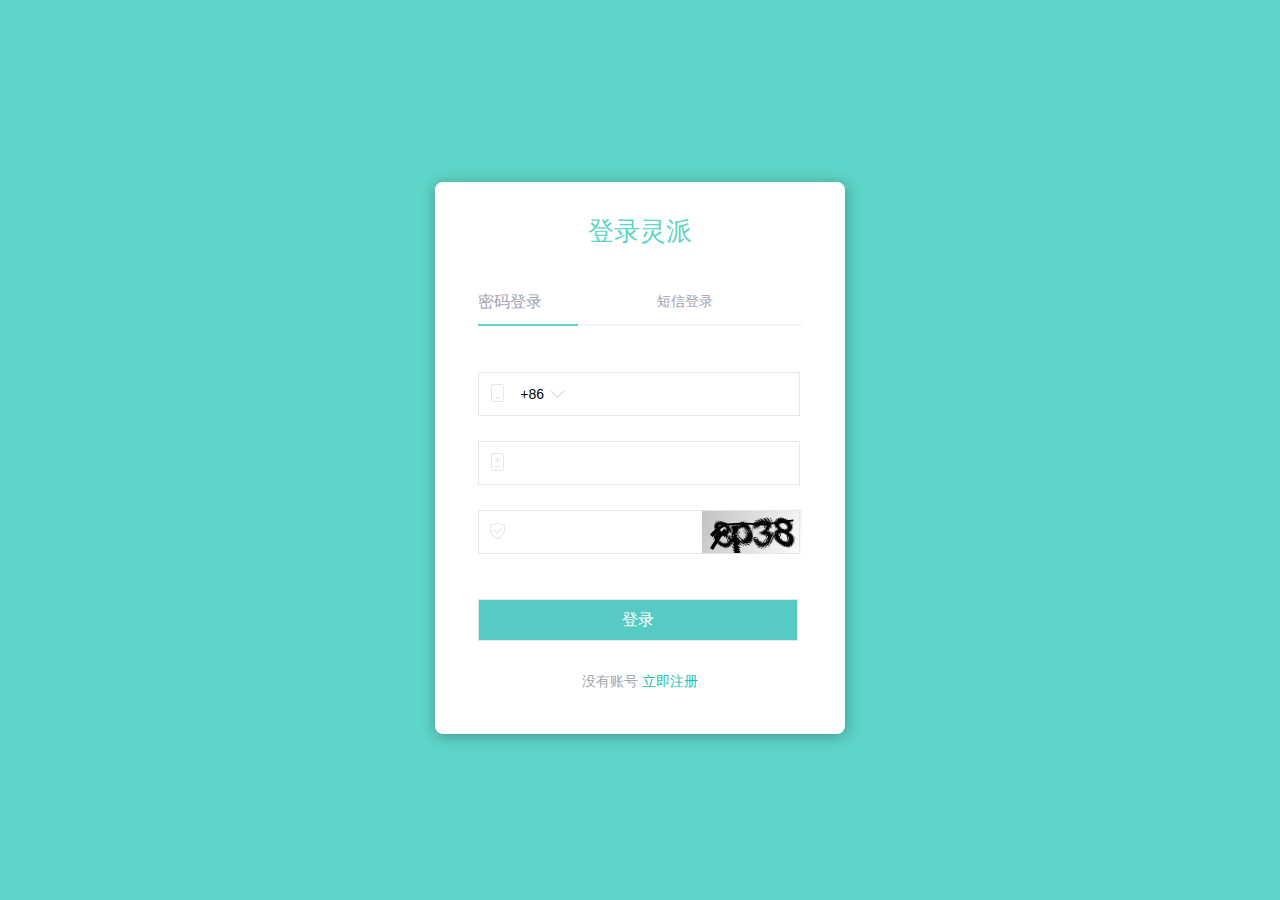
<file: login.html>
<!DOCTYPE html>
<html>
<head>
	<title>灵派官网</title>
	<meta charset="utf-8">
	<link rel="stylesheet" type="text/css" href="css/reset.css">
	<link rel="stylesheet" type="text/css" href="css/login.css">
	<link rel="shortcut icon" type="image/x-icon" href="image/index.png" />
	<script type="text/javascript" src='js/jquery-3.1.1.js'></script>
	<script typet="text/javascript" src="http://libs.baidu.com/jquery/1.9.1/jquery.min.js"></script>
	<script type="text/javascript" src='js/login.js'></script>
	<!--[if IE 6]>
	<script type="text/javascript" src="js/DD_belatedPNG_0.0.8a-min.js"></script>
	<script type="text/javascript" src="js/ie6Fixpng.js"></script>
	<![endif]-->
</head>
<body>
	<div id='login'>
		<a href="index.html" class='login-logo clearfix'>
			<span></span>
		</a>
		<div class='login-form'>
			<h2>登录灵派</h2>
			<ul class='login-list clearfix'>
				<li><span>密码登录</span></li>
				<li class='loginli-mid'><span>短信登录</span></li>
			</ul>
			<div class='form1'>
				<form>
					<div class='input1'><input type="text" name="phone" class='user'><i class='i1'></i><span class='cite'>+86<em></em></span>
						<ul>
							<li>中国大陆<span>+86</span></li>
							<li>美国<span>+1</span></li>
							<li>香港<span>+852</span></li>
							<li>日本<span>+81</span></li>
							<li>台湾<span>+886</span></li>
							<li>英国<span>+44</span></li>
							<li>韩国<span>+82</span></li>
							<li>法国<span>+33</span></li>
							<li>俄罗斯<span>+7</span></li>
						</ul>
					</div>
					<div class='input1 input2'><input type="password" name="password" class='pass'><i class='i2'></i></div>
					<div class='test'><input type="text" name="test"><img src="image/www.zhipin.com.png"><i class='i3'></i></div>
					<input type="button" value="登录" class='submit'>
				</form>
			</div>
			<div class='form1'>
				<form>
					<div class='input1'><input type="text" name="phone" class='user'><i class='i1'></i><span class='cite'>+86<em></em></span>
						<ul>
							<li>中国大陆<span>+86</span></li>
							<li>美国<span>+1</span></li>
							<li>香港<span>+852</span></li>
							<li>日本<span>+81</span></li>
							<li>台湾<span>+886</span></li>
							<li>英国<span>+44</span></li>
							<li>韩国<span>+82</span></li>
							<li>法国<span>+33</span></li>
							<li>俄罗斯<span>+7</span></li>
						</ul>
					</div>
					
					<div class='test'><input type="text" name="test"><img src="image/www.zhipin.com.png"><i class='i3'></i></div>
					<div class='message'><input type="text" name="message" class='mess'><i class='i2'></i><span>发送验证码</span></div>
					<input type="button" value="登录" class='submit'>
				</form>
			</div>
			
			<p class='noregite'>没有账号 <a href='registe.html'>立即注册</a></p>
		</div>
	</div>
</body>
</html>
</file>
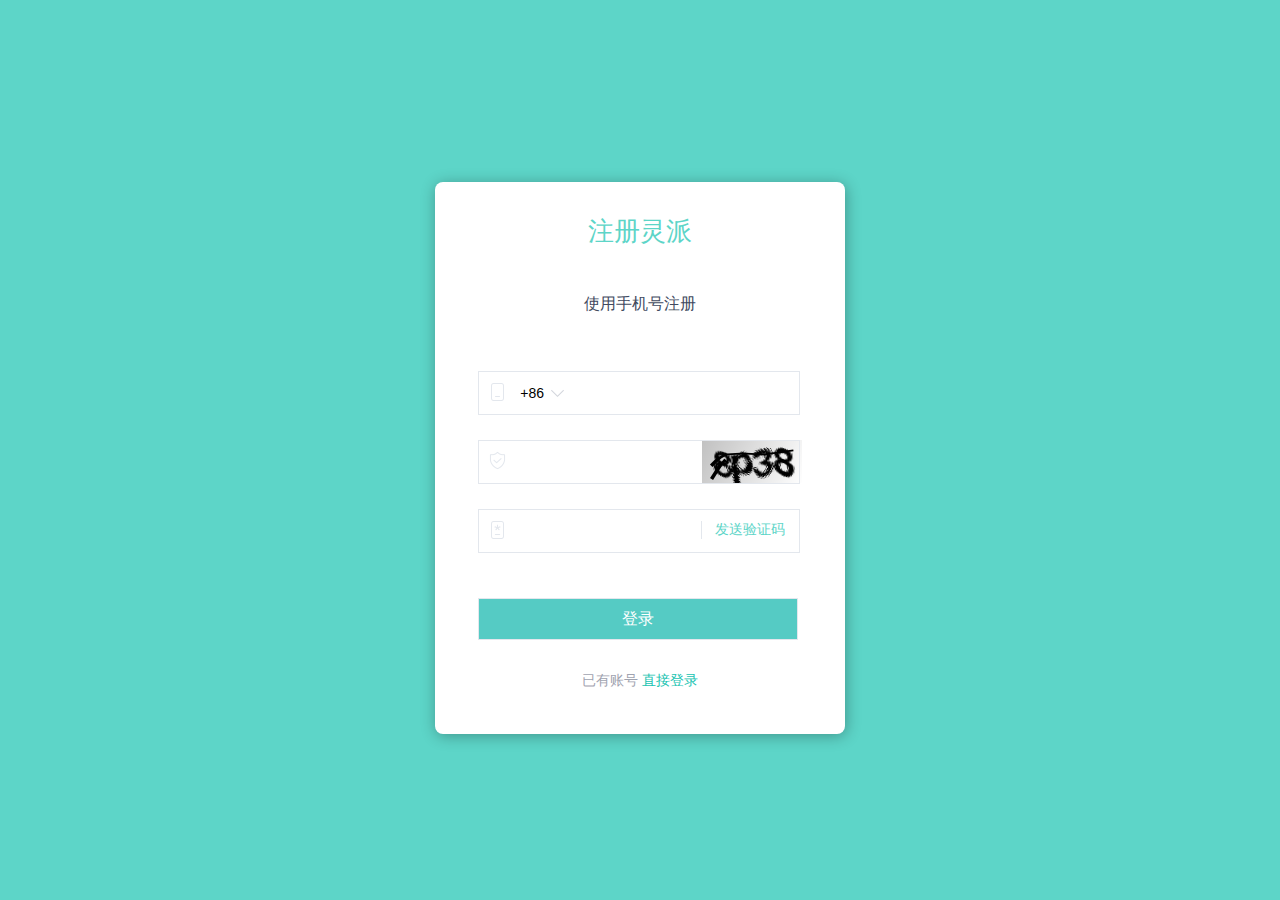
<file: registe.html>
<!DOCTYPE html>
<html>
<head>
	<title>灵派官网</title>
	<meta charset="utf-8">
	<link rel="stylesheet" type="text/css" href="css/reset.css">
	<link rel="stylesheet" type="text/css" href="css/login.css">
	<link rel="shortcut icon" type="image/x-icon" href="image/index.png" />
	<script type="text/javascript" src='js/jquery-3.1.1.js'></script>
	<script typet="text/javascript" src="http://libs.baidu.com/jquery/1.9.1/jquery.min.js"></script>
	<script type="text/javascript" src='js/login.js'></script>
	<!--[if IE 6]>
	<script type="text/javascript" src="js/DD_belatedPNG_0.0.8a-min.js"></script>
	<script type="text/javascript" src="js/ie6Fixpng.js"></script>
	<![endif]-->
</head>
<body>
	<div id='login'>
		<a href="index.html" class='login-logo'>
			
			<span></span>
		</a>
		<div class='login-form'>
			<h2>注册灵派</h2>
			<p class='register-phone'>使用手机号注册</p>
			<div class='form1'>
				<form>
					<div class='input1'><input type="text" name="phone" class='user'><i class='i1'></i><span class='cite'>+86<em></em></span>
						<ul>
							<li>中国大陆<span>+86</span></li>
							<li>美国<span>+1</span></li>
							<li>香港<span>+852</span></li>
							<li>日本<span>+81</span></li>
							<li>台湾<span>+886</span></li>
							<li>英国<span>+44</span></li>
							<li>韩国<span>+82</span></li>
							<li>法国<span>+33</span></li>
							<li>俄罗斯<span>+7</span></li>
						</ul>
					</div>
					
					<div class='test'><input type="text" name="test"><img src="image/www.zhipin.com.png"><i class='i3'></i></div>
					<div class='message'><input type="text" name="message" class='mess'><i class='i2'></i><span>发送验证码</span></div>
					<input type="button" value="登录" class='submit'>
				</form>
			</div>
			<p class='noregite'>已有账号 <a href='login.html'>直接登录</a></p>
		</div>
	</div>
</body>
</html>
</file>
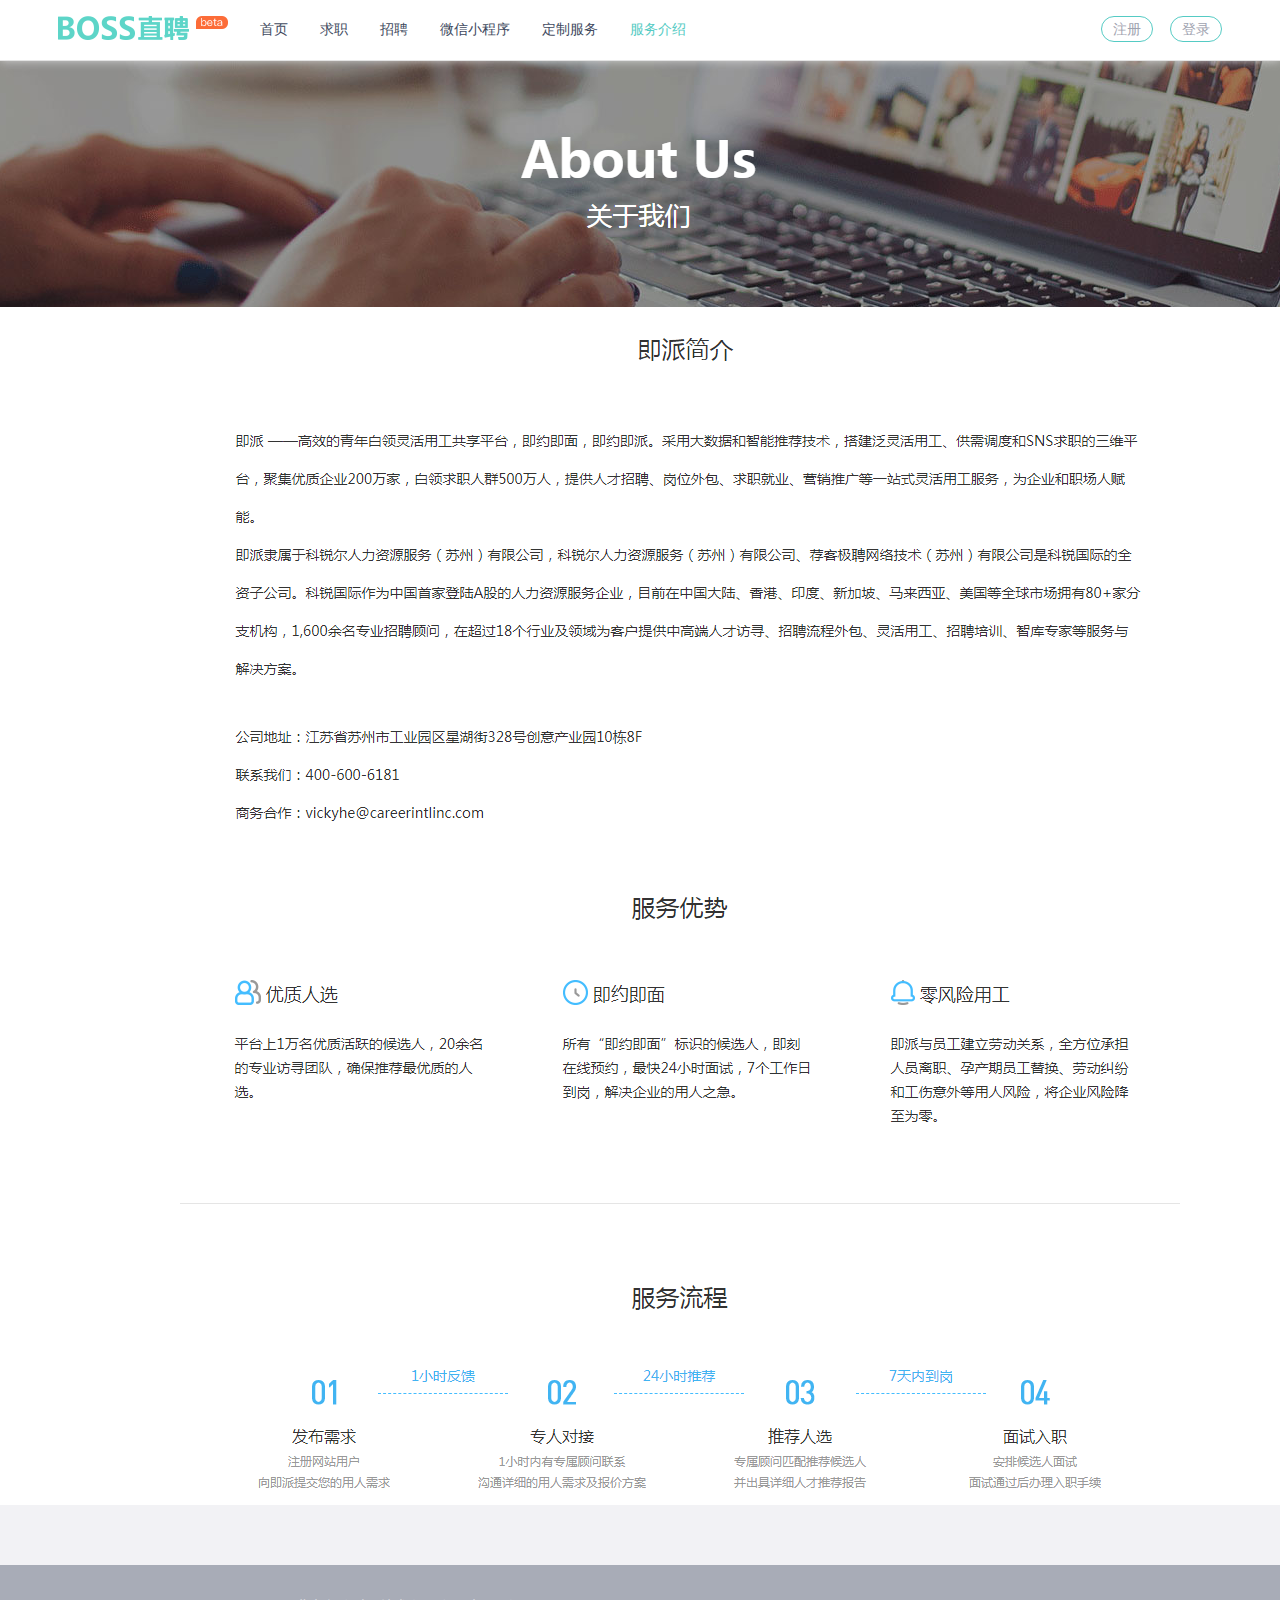
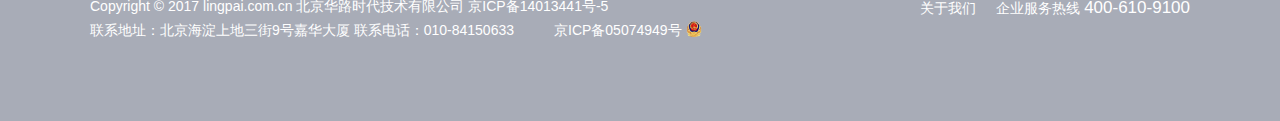
<file: us.html>
<!DOCTYPE html>
<html>
<head>
	<title>灵派官网</title>
	<meta charset="utf-8">
	<link rel="stylesheet" type="text/css" href="css/reset.css">
	<link rel="stylesheet" type="text/css" href="css/index.css">
	<link rel="stylesheet" type="text/css" href="css/my.css">
	
	<link rel="shortcut icon" type="image/x-icon" href="image/index.png" />
	<script type="text/javascript" src='js/jquery-3.1.1.js'></script>
	<script type="text/javascript" src='js/index.js'></script>
	<!--[if IE 6]>
	<script type="text/javascript" src="js/DD_belatedPNG_0.0.8a-min.js"></script>
	<script type="text/javascript" src="js/ie6Fixpng.js"></script>
	<![endif]-->

</head>
<body>
	<div id='header'>
		<div class='conWidth clearfix'>
			<a href="index.html" class='headerLogo'><img src="image/logo-x.png"></a>
			<ul class='nav clearfix'>
				<li><a href='index.html' class=' nava'>首页</a></li>
				<li><a href='job_list.html' class='nava'>求职</a></li>
				<li><a href='user_list.html' class='nava'>招聘</a></li>
				<li><a href='app.html' class='nava'>微信小程序</a></li>
				<li><a href='dispatchserve.html' class=' nava'>定制服务</a></li>
				<li><a href='introduce.html' class='active nava'>服务介绍</a></li>
			</ul>
			<div class='headerRight'>
				<span><a href='login.html'>注册</a></span>
				<span><a href='registe.html'>登录</a></span>
			</div>
		</div>
	</div>
	
	
	
	
	<div class='us1 clearfix'>
	</div>
	
	
	<div class='us2 clearfix'>
	</div>
	
	
	<div class='us3 clearfix'>
	</div>
	
	
	<div class='bottom clearfix'>
		<div class='bottomLeft'>
			<p>Copyright © 2017 lingpai.com.cn 北京华路时代技术有限公司 京ICP备14013441号-5</p>
			<p>联系地址：北京海淀上地三街9号嘉华大厦 联系电话：010-84150633<a href='http://www.miitbeian.gov.cn/state/outPortal/loginPortal.action;jsessionid=w11vuFMcc2qmPWqO3cMSwvB84A7ATEF_A6Tm3GzVRAfquNfkNu8C!-736616813' class='bottomLefta'>京ICP备05074949号 <img src="image/icon-beian.png" class='bottomLeftImg'></a></p>
		</div>
		<div class='bottomRight'>
			
			<a href="">关于我们</a>企业服务热线 <span>400-610-9100</span>
		</div>
	</div>
</body>
<script>

$(function() {
			$("#slider").easySlider( {
				slideSpeed: 500,
				paginationSpacing: "15px",
				paginationDiameter: "12px",
				paginationPositionFromBottom: "20px",
				slidesClass: ".slides",
				controlsClass: ".controls",
				paginationClass: ".pagination"					
			});
			
		});

</script>
</html>
</file>
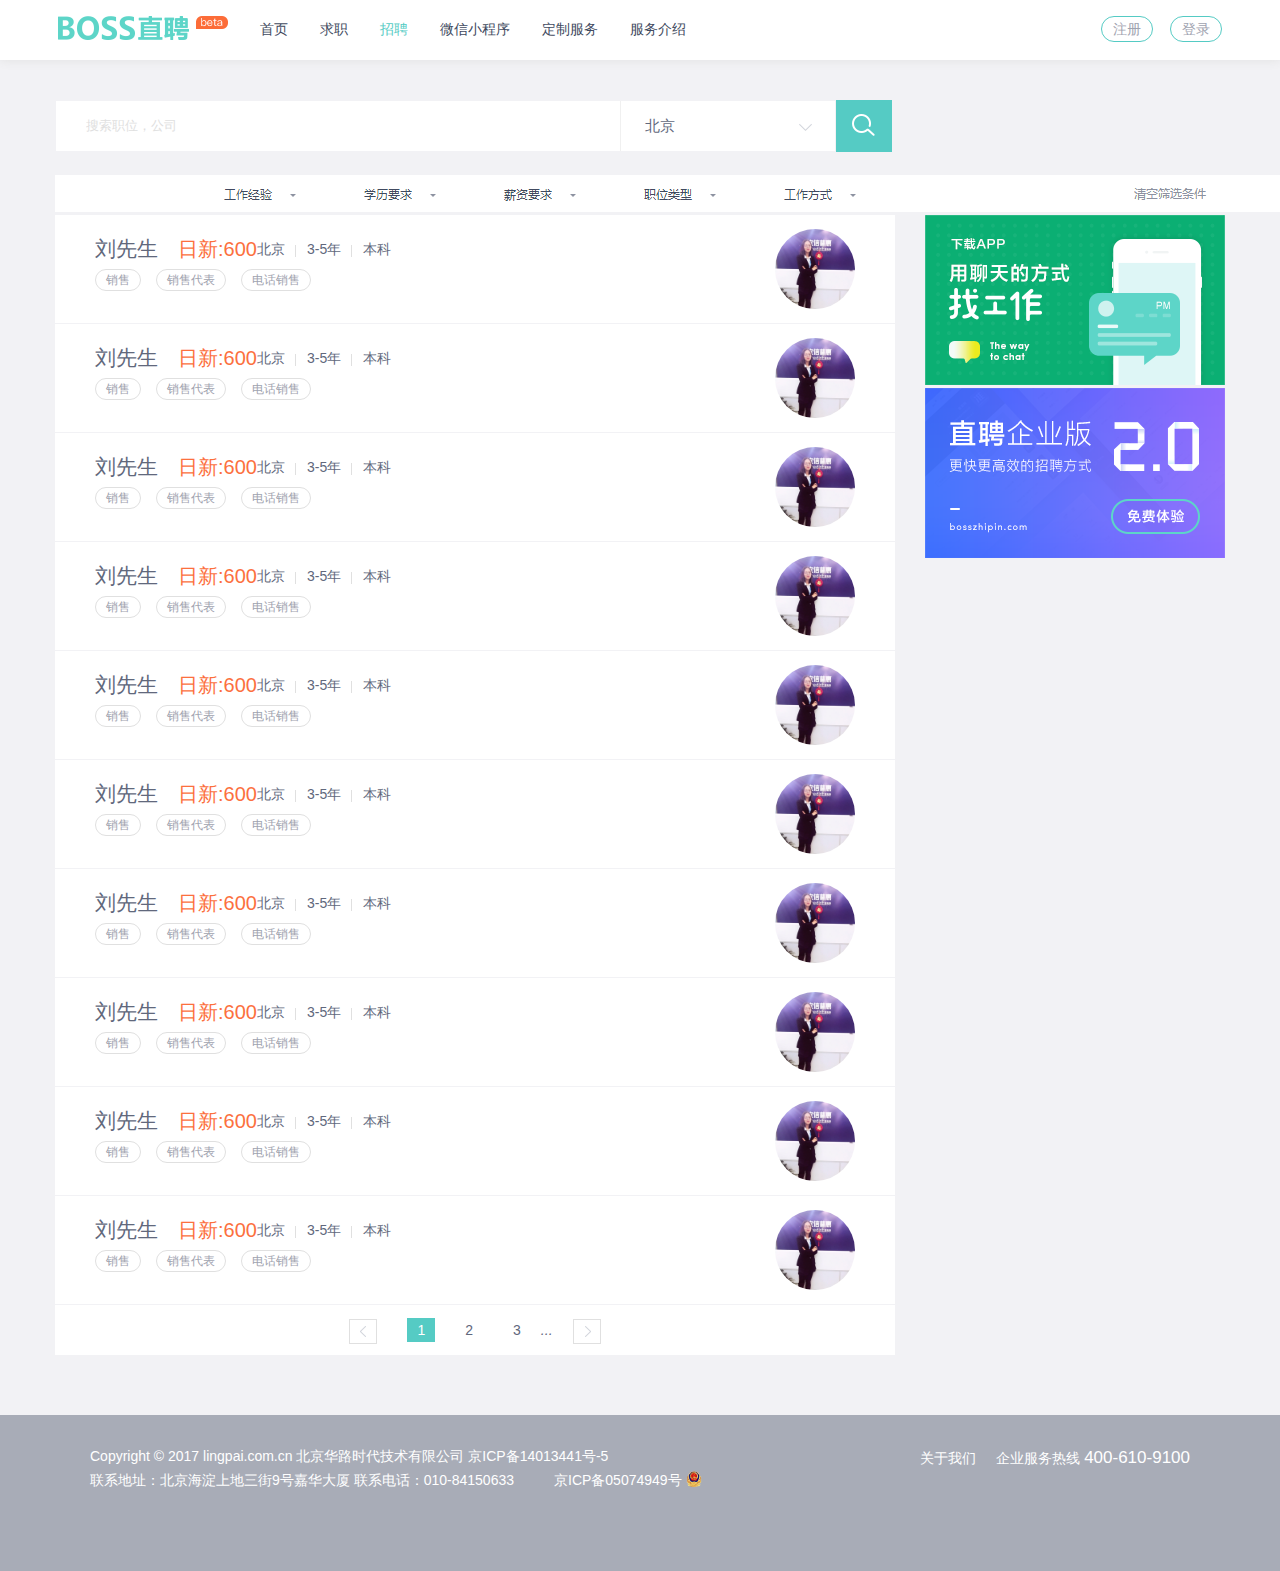
<file: user_list.html>
<!DOCTYPE html>
<html>
<head>
	<title>灵派官网</title>
	<meta charset="utf-8">
	<link rel="stylesheet" type="text/css" href="css/reset.css">
	<link rel="stylesheet" type="text/css" href="css/index.css">
	<link rel="stylesheet" type="text/css" href="css/my.css">
	
	<link rel="shortcut icon" type="image/x-icon" href="image/index.png" />
	<script type="text/javascript" src='js/jquery-3.1.1.js'></script>
	<script type="text/javascript" src='js/index.js'></script>
	<!--[if IE 6]>
	<script type="text/javascript" src="js/DD_belatedPNG_0.0.8a-min.js"></script>
	<script type="text/javascript" src="js/ie6Fixpng.js"></script>
	<![endif]-->

</head>
<body>
	<div id='header'>
		<div class='conWidth clearfix'>
			<a href="index.html" class='headerLogo'><img src="image/logo-x.png"></a>
			<ul class='nav clearfix'>
				<li><a href='index.html' class='nava'>首页</a></li>
				<li><a href='job_list.html' class=' nava'>求职</a></li>
				<li><a href='user_list.html' class='active nava'>招聘</a></li>
				<li><a href='app.html' class='nava'>微信小程序</a></li>
				<li><a href='dispatchserve.html' class='nava'>定制服务</a></li>
				<li><a href='introduce.html' class='nava'>服务介绍</a></li>
			</ul>
			<div class='headerRight'>
				<span><a href='login.html'>注册</a></span>
				<span><a href='registe.html'>登录</a></span>
			</div>
		</div>
	</div>
	<div class='conWidth content clearfix'>
		<div class='jobSea clearfix'>		
			<div class='contentRight jobContentRight '>
				<div id='search' class='clearfix'>
					<div class='ser'>
						<input type="text" name="job" class='text' >
						<div class='select'><span>北京</span><i></i>
						</div>
					</div>
					<div class='selectItem'>
						<ul>
							<li>热门</li>
							<li>北京</li>
							<li>上海</li>
							<li>天津</li>
							<li>重庆</li>
							<li>黑龙江</li>
							<li>吉林</li>
							<li>辽宁</li>
							<li>内蒙古</li>
							<li>河北</li>
							<li>山西</li>
							<li>陕西</li>
							<li>山东</li>
							<li>新疆</li>
						</ul>
					</div>
					<div class='selectItemRight'>
						<ul>
							<li>全国</li>
							<li>北京</li>
							<li>上海</li>
							<li>广东</li>
							<li>深圳</li>
							<li>杭州</li>
							<li>天津</li>
							<li>西安</li>
							<li>苏州</li>
							<li>武汉</li>
							<li>厦门</li>
						</ul>
						<ul>
							<li>北京</li>
						</ul>
						<ul>
							<li>上海</li>
						</ul>
						<ul>
							<li>天津</li>
						</ul>
						<ul>
							<li>重庆</li>
						</ul>
						<ul>
							<li>哈尔滨</li>
							<li>齐齐哈尔</li>
							<li>牡丹江</li>
							<li>佳木斯</li>
							<li>瑗化</li>
							<li>黑河</li>
							<li>伊春</li>
							<li>大庆</li>
							<li>西台河</li>
							<li>鸡西</li>
							<li>鹤岗</li>
						</ul>
						<ul>
							<li>哈尔滨</li>
							<li>齐齐哈尔</li>
							<li>牡丹江</li>
							<li>佳木斯</li>
							<li>瑗化</li>
							<li>黑河</li>
							<li>伊春</li>
							<li>大庆</li>
							<li>西台河</li>
							<li>鸡西</li>
							<li>鹤岗</li>
							<li>伊春</li>
							<li>大庆</li>
							<li>西台河</li>
							<li>鸡西</li>
							<li>鹤岗</li>
						</ul>
						<ul>
							<li>哈尔滨</li>
							<li>齐齐哈尔</li>
							<li>牡丹江</li>
						</ul>
						<ul>
							<li>哈尔滨</li>
							<li>齐齐哈尔</li>
							<li>牡丹江</li>
							<li>佳木斯</li>
							<li>瑗化</li>
							<li>黑河</li>
							<li>伊春</li>
							<li>大庆</li>
							<li>西台河</li>
							<li>鸡西</li>
							<li>鹤岗</li>
						</ul>
						<ul>
							<li>哈尔滨</li>
							<li>齐齐哈尔</li>
							<li>牡丹江</li>
							<li>佳木斯</li>
							<li>瑗化</li>
							<li>黑河</li>
							<li>伊春</li>
							<li>大庆</li>
							<li>西台河</li>
							<li>鸡西</li>
							<li>鹤岗</li>
						</ul>
						<ul>
							<li>哈尔滨</li>
							<li>齐齐哈尔</li>
							<li>牡丹江</li>
							<li>佳木斯</li>
							<li>瑗化</li>
							<li>黑河</li>
							<li>伊春</li>
							<li>大庆</li>
							<li>西台河</li>
							<li>鸡西</li>
							<li>鹤岗</li>
						</ul>
						<ul>
							<li>哈尔滨</li>
							<li>齐齐哈尔</li>
							<li>牡丹江</li>
							<li>佳木斯</li>
							<li>瑗化</li>
							<li>黑河</li>
							<li>伊春</li>
							<li>大庆</li>
							<li>西台河</li>
							<li>鸡西</li>
							<li>鹤岗</li>
						</ul>
						<ul>
							<li>哈尔滨</li>
							<li>齐齐哈尔</li>
							<li>牡丹江</li>
							<li>佳木斯</li>
							<li>瑗化</li>
							<li>黑河</li>
							<li>伊春</li>
							<li>大庆</li>
							<li>西台河</li>
							<li>鸡西</li>
							<li>鹤岗</li>
						</ul>
						<ul>
							<li>哈尔滨</li>
							<li>齐齐哈尔</li>
							<li>牡丹江</li>
							<li>佳木斯</li>
							<li>瑗化</li>
							<li>黑河</li>
							<li>伊春</li>
							<li>大庆</li>
							<li>西台河</li>
							<li>鸡西</li>
							<li>鹤岗</li>
						</ul>
					</div>
					<div class='button'><a href="#"></a></div>
				</div>
			</div>
		</div>
		
		<image src="img/searchfilter.png">
		
		<div class='conWidth clearfix joblis'>
			<div class='jobContent'>
				<ul class='itemRight jobColor job-ul'>
					<li>
						<div class='li-div clearfix '>
						<a target="_blank" href="user_detail.html">
						<div>
						
							<div style="width: 300px;float: left;text-align: center;">
								<div class='clearfix job-rel'>
								
									<h2 class='job-title'>刘先生</h2>
									
									<div class='job-money'>
										<span class='moncolor job-moncolor'>日新:600</span>
									</div>
									
									<div class='money clearfix'>
									<span>北京<i></i>3-5年<i></i>本科</span>
								</div>
								</div>
								
								<div class='money clearfix'>
									<span class='monbo'>销售</span><span class='monbo'>销售代表</span><span class='monbo'>电话销售</span>
								</div>
							</div>
							
							<div style="width: 120px;float: right;text-align: center;">
								<div><img style="width: 80px;height:80px" src="image/1.jpg"></div>
								<div></div>
							</div>
						</div>
						
						
						</a>
						</div>
					</li>
					<li>
						<div class='li-div clearfix '>
						<a target="_blank" href="user_detail.html">
						<div>
						
							<div style="width: 300px;float: left;text-align: center;">
								<div class='clearfix job-rel'>
								
									<h2 class='job-title'>刘先生</h2>
									
									<div class='job-money'>
										<span class='moncolor job-moncolor'>日新:600</span>
									</div>
									
									<div class='money clearfix'>
									<span>北京<i></i>3-5年<i></i>本科</span>
								</div>
								</div>
								
								<div class='money clearfix'>
									<span class='monbo'>销售</span><span class='monbo'>销售代表</span><span class='monbo'>电话销售</span>
								</div>
							</div>
							
							<div style="width: 120px;float: right;text-align: center;">
								<div><img style="width: 80px;height:80px" src="image/1.jpg"></div>
								<div></div>
							</div>
						</div>
						
						
						</a>
						</div>
					</li>
					
					<li>
						<div class='li-div clearfix '>
						<a target="_blank" href="user_detail.html">
						<div>
						
							<div style="width: 300px;float: left;text-align: center;">
								<div class='clearfix job-rel'>
								
									<h2 class='job-title'>刘先生</h2>
									
									<div class='job-money'>
										<span class='moncolor job-moncolor'>日新:600</span>
									</div>
									
									<div class='money clearfix'>
									<span>北京<i></i>3-5年<i></i>本科</span>
								</div>
								</div>
								
								<div class='money clearfix'>
									<span class='monbo'>销售</span><span class='monbo'>销售代表</span><span class='monbo'>电话销售</span>
								</div>
							</div>
							
							<div style="width: 120px;float: right;text-align: center;">
								<div><img style="width: 80px;height:80px" src="image/1.jpg"></div>
								<div></div>
							</div>
						</div>
						
						
						</a>
						</div>
					</li>
					
					<li>
						<div class='li-div clearfix '>
						<a target="_blank" href="user_detail.html">
						<div>
						
							<div style="width: 300px;float: left;text-align: center;">
								<div class='clearfix job-rel'>
								
									<h2 class='job-title'>刘先生</h2>
									
									<div class='job-money'>
										<span class='moncolor job-moncolor'>日新:600</span>
									</div>
									
									<div class='money clearfix'>
									<span>北京<i></i>3-5年<i></i>本科</span>
								</div>
								</div>
								
								<div class='money clearfix'>
									<span class='monbo'>销售</span><span class='monbo'>销售代表</span><span class='monbo'>电话销售</span>
								</div>
							</div>
							
							<div style="width: 120px;float: right;text-align: center;">
								<div><img style="width: 80px;height:80px" src="image/1.jpg"></div>
								<div></div>
							</div>
						</div>
						
						
						</a>
						</div>
					</li>
					
					<li>
						<div class='li-div clearfix '>
						<a target="_blank" href="user_detail.html">
						<div>
						
							<div style="width: 300px;float: left;text-align: center;">
								<div class='clearfix job-rel'>
								
									<h2 class='job-title'>刘先生</h2>
									
									<div class='job-money'>
										<span class='moncolor job-moncolor'>日新:600</span>
									</div>
									
									<div class='money clearfix'>
									<span>北京<i></i>3-5年<i></i>本科</span>
								</div>
								</div>
								
								<div class='money clearfix'>
									<span class='monbo'>销售</span><span class='monbo'>销售代表</span><span class='monbo'>电话销售</span>
								</div>
							</div>
							
							<div style="width: 120px;float: right;text-align: center;">
								<div><img style="width: 80px;height:80px" src="image/1.jpg"></div>
								<div></div>
							</div>
						</div>
						
						
						</a>
						</div>
					</li>
					
					<li>
						<div class='li-div clearfix '>
						<a target="_blank" href="user_detail.html">
						<div>
						
							<div style="width: 300px;float: left;text-align: center;">
								<div class='clearfix job-rel'>
								
									<h2 class='job-title'>刘先生</h2>
									
									<div class='job-money'>
										<span class='moncolor job-moncolor'>日新:600</span>
									</div>
									
									<div class='money clearfix'>
									<span>北京<i></i>3-5年<i></i>本科</span>
								</div>
								</div>
								
								<div class='money clearfix'>
									<span class='monbo'>销售</span><span class='monbo'>销售代表</span><span class='monbo'>电话销售</span>
								</div>
							</div>
							
							<div style="width: 120px;float: right;text-align: center;">
								<div><img style="width: 80px;height:80px" src="image/1.jpg"></div>
								<div></div>
							</div>
						</div>
						
						
						</a>
						</div>
					</li>
					
					<li>
						<div class='li-div clearfix '>
						<a target="_blank" href="user_detail.html">
						<div>
						
							<div style="width: 300px;float: left;text-align: center;">
								<div class='clearfix job-rel'>
								
									<h2 class='job-title'>刘先生</h2>
									
									<div class='job-money'>
										<span class='moncolor job-moncolor'>日新:600</span>
									</div>
									
									<div class='money clearfix'>
									<span>北京<i></i>3-5年<i></i>本科</span>
								</div>
								</div>
								
								<div class='money clearfix'>
									<span class='monbo'>销售</span><span class='monbo'>销售代表</span><span class='monbo'>电话销售</span>
								</div>
							</div>
							
							<div style="width: 120px;float: right;text-align: center;">
								<div><img style="width: 80px;height:80px" src="image/1.jpg"></div>
								<div></div>
							</div>
						</div>
						
						
						</a>
						</div>
					</li>
					
					<li>
						<div class='li-div clearfix '>
						<a target="_blank" href="user_detail.html">
						<div>
						
							<div style="width: 300px;float: left;text-align: center;">
								<div class='clearfix job-rel'>
								
									<h2 class='job-title'>刘先生</h2>
									
									<div class='job-money'>
										<span class='moncolor job-moncolor'>日新:600</span>
									</div>
									
									<div class='money clearfix'>
									<span>北京<i></i>3-5年<i></i>本科</span>
								</div>
								</div>
								
								<div class='money clearfix'>
									<span class='monbo'>销售</span><span class='monbo'>销售代表</span><span class='monbo'>电话销售</span>
								</div>
							</div>
							
							<div style="width: 120px;float: right;text-align: center;">
								<div><img style="width: 80px;height:80px" src="image/1.jpg"></div>
								<div></div>
							</div>
						</div>
						
						
						</a>
						</div>
					</li>
					
					<li>
						<div class='li-div clearfix '>
						<a target="_blank" href="user_detail.html">
						<div>
						
							<div style="width: 300px;float: left;text-align: center;">
								<div class='clearfix job-rel'>
								
									<h2 class='job-title'>刘先生</h2>
									
									<div class='job-money'>
										<span class='moncolor job-moncolor'>日新:600</span>
									</div>
									
									<div class='money clearfix'>
									<span>北京<i></i>3-5年<i></i>本科</span>
								</div>
								</div>
								
								<div class='money clearfix'>
									<span class='monbo'>销售</span><span class='monbo'>销售代表</span><span class='monbo'>电话销售</span>
								</div>
							</div>
							
							<div style="width: 120px;float: right;text-align: center;">
								<div><img style="width: 80px;height:80px" src="image/1.jpg"></div>
								<div></div>
							</div>
						</div>
						
						
						</a>
						</div>
					</li>
					
					<li>
						<div class='li-div clearfix '>
						<a target="_blank" href="user_detail.html">
						<div>
						
							<div style="width: 300px;float: left;text-align: center;">
								<div class='clearfix job-rel'>
								
									<h2 class='job-title'>刘先生</h2>
									
									<div class='job-money'>
										<span class='moncolor job-moncolor'>日新:600</span>
									</div>
									
									<div class='money clearfix'>
									<span>北京<i></i>3-5年<i></i>本科</span>
								</div>
								</div>
								
								<div class='money clearfix'>
									<span class='monbo'>销售</span><span class='monbo'>销售代表</span><span class='monbo'>电话销售</span>
								</div>
							</div>
							
							<div style="width: 120px;float: right;text-align: center;">
								<div><img style="width: 80px;height:80px" src="image/1.jpg"></div>
								<div></div>
							</div>
						</div>
						
						
						</a>
						</div>
					</li>
				</ul>
				<div class='job-page'>
					<i class='top'></i><span>1</span><em>...</em><span>2</span><span>3</span><span>4</span><span>5</span><span>6</span><span>7</span><span>8</span><span>9</span><em>...</em><i class='bot'></i>
				</div>
			</div>
			<div class='jobContent-img'>
				<a href="#"><img src="image/pro-1.png"></a>
				<a href="#"><img src="image/pro-2.png"></a>
			</div>
		</div>
		
	</div>
	
	
	<div class='bottom clearfix'>
		<div class='bottomLeft'>
			<p>Copyright © 2017 lingpai.com.cn 北京华路时代技术有限公司 京ICP备14013441号-5</p>
			<p>联系地址：北京海淀上地三街9号嘉华大厦 联系电话：010-84150633<a href='http://www.miitbeian.gov.cn/state/outPortal/loginPortal.action;jsessionid=w11vuFMcc2qmPWqO3cMSwvB84A7ATEF_A6Tm3GzVRAfquNfkNu8C!-736616813' class='bottomLefta'>京ICP备05074949号 <img src="image/icon-beian.png" class='bottomLeftImg'></a></p>
		</div>
		<div class='bottomRight'>
			
			<a href="">关于我们</a>企业服务热线 <span>400-610-9100</span>
		</div>
	</div>
	
</body>
</html>
</file>
<file: css/index.css>
.conWidth{width:1170px;margin:0 auto;}
a{color:#61687c;}
.contentLeft i,#search .select i,#search .button a,.bottomRightp a,.job-page i,.job-list i,.job-listfir i{background-image: url(../image/icons.png);}


body{background: #F2F2F5;color:#61687c;font-family: arial,verdana,helvetica,'PingFang SC','HanHei SC',STHeitiSC-Light,Microsoft Yahei,sans-serif}
#header{background: #fff;height:60px;line-height: 59px;box-shadow: #e0e0e0 0 0 10px;position: relative;z-index:9999;}
.headerLogo{float:left;margin-top:6px;height:50px;}
.headerLogo img{margin-top:10px;margin-left:3px;}
.nav{float:left;}
.nav li{float:left;margin-left:32px;}
.nava{color:#414a60;height:60px;display: inline-block;}
.headerRight{float:right;margin-right:3px;}
.headerRight>a{margin-right:20px;color:#414a60;display: inline-block;height:60px;}
.headerRight span a{padding:4px 11px;border:1px solid #55CBC4;border-radius: 15px;margin-left:13px;color:#9fa3b0;margin-right: 0}

.contentLeft{width:300px;float:left;background:#F8F9FB;position: relative;}
.list{padding:20px 10px 20px 32px;position: relative;border:1px solid #F8F9FB;border-right:none;}
.list dt{font-size: 18px;width:258px;margin-bottom:14px;position: relative;}
.list dt i{background-position: 6px 0;width:16px;height:16px;font-style: normal;top:5px;margin-right: 22px;position:absolute;right:0;}
.list dd{white-space:nowrap;line-height: 27px;float:left;margin-right:18px;}
.list-item-all{width:220px;position: absolute;left:300px;top:-1px;display: none;z-index:8;border-top:1px solid #D1D4DB;border-bottom:1px solid #D1D4DB;}
.all-top{position: absolute;left:1px;top:0px;color:#55CBC4;width:222px;background: #fff;z-index:9;}
.list-item-all li{border-left:1px solid #D1D4DB;border-right:1px solid #D1D4DB;width:220px;height:137px;line-height: 137px;background: #fdfdfe;font-size: 18px;}
.list-item-all li span{cursor:pointer;width:182px;height:100%;display: inline-block;padding-left:40px;}
.all-top li{width:221px;display: none;border:none;border-top:1px solid #D1D4DB;border-bottom:1px solid #D1D4DB;background: #fff;margin-top:-1px;}
.item{display:none;padding:20px 36px;width:536px;background:#fff;line-height: 16px;border:1px solid #D1D4DB; border-left:none;}
.item{position: absolute;left:222px;z-index:7;}
.item dl{margin-bottom:30px;}
.item dt{font-size: 16px;width:536px;margin-bottom: 0}
.item dd{float:left;margin-right:30px;font-size:14px;}
.item dd a{color:#9fa3b0;}
.item dd a:hover{color:#55CBC4;}
.itemdre{left:300px;border:1px solid #D1D4DB;}
.copContentLeft{left:-1px;position: absolute;top:-1px;width:300px;background:#F8F9FB;z-index: 10}
.copContentLeft dt{color:#55CBC4;}
.copContentLeft .list dt i{background-position: 6px -28px;}
.copContentLeft dl{background: #fff;border:1px solid #D1D4DB;border-right:none;width:259px;display: none}



.contentRight{float: left;width:840px;margin-left:30px;}
.jobContentRight{margin:20px 0;position: relative;}
/* .jobSea{float:none;} */
.jobContent{width:840px;float: left}
#search{margin-top:20px;}
#search .text,#search .select{width:504px;height:50px;background: #fff;border-right:1px solid #f0f0f0;float:left;}
#search .text{line-height: 50px\9;padding:0 30px;}
#search .select{cursor:pointer;width:166px;border:none;padding:0 24px;line-height: 50px;font-size:15px;font-weight: 500; position: relative;}
#search .select i{background-position: 2px -54px;position: absolute;right:22px;top:19px;height:16px;width:16px;display: inline-block;}
#search .button{float: left;}
#search .button a{display:inline-block; width:56px;height:52px;background-position: 16px -135px;background-color: #55CBC4;background-repeat: no-repeat;}
#search .button a:hover{background-color: #6ADBCF;transition: all linear .2s}
.ser{float: left;border:1px solid #F2F2F5;}
.classify{padding:15px 0;color:#999;}
.classify a{margin-right:20px;color:#999;}
.map{margin-top:5px;margin-bottom: 18px}
.itemRight li{z-index:1;padding:14px 40px;color:#4a4160;background-color: #fff;line-height: 40px;border-bottom: 1px solid #F2F2F5; }
.itemRight li h2{font-weight: 400;}
.money span{float:left;}
.money .moneyRight{float:right;font-size: 18px;color:#61687c;}
.job-title{float:left;}
.job-money{float:left;}
.moneyRightbo{font-size: 14px}
.money i{border-left:1px solid #e0e0e0;width:1px;display: inline-block;height:12px;margin:0 10px;margin-bottom:-1px;vertical-align: middle}

.moncolor{color:#fc703e;font-size: 18px;float:left;}
.job-moncolor{font-size: 20px;margin-left: 20px}
.monbo{border-radius:15px;border:1px solid #e0e0e0;margin-right:15px;font-size: 12px;color:#9fa3af;display: inline-block;padding:4px 10px;height:12px;line-height: 12px}
.job-time{color:#D1D4DA;font-size: 12px}
.moneymid{bottom:10px;}
.job-ul li{position: relative;}
.job-money .moneyRight{position: absolute;right:40px;top:17px;}
.job-rel .moneymid{font-size: 20px;color:#4a4160;font-weight: 400}
.li-div{cursor:pointer;}
.jobColor{color:#4a4160;}
.jobColor img{width:40px;height:40px;border-radius: 100%;vertical-align: middle;margin-left: 40px}
.itemRight li:hover{background: #f8f9fb;transition: all linear .2s}
.totlejob{height:50px;display: inline-block;line-height: 50px;color:#fff;text-align :center;background: #D3D5DB;width:100%;font-size: 16px;cursor:pointer;}
.totlejob:hover{background:#A8ACB7;transition: all linear .2s}
.selectItem,.selectItemRight{display:none;position: absolute;right:147px;top:132px;width:150px;background: #fff;height:302px;overflow: auto}
.selectItem{right:297px;}
.selectItemRight{background:#F8F9FA;}
.selectItemRight ul{display: none;}
.selectItemRight li,.selectItem li{text-indent:35px;color:#9fa3b0;cursor:pointer;font-size: 14px;line-height: 50px}
.jobContent-img{float:right;width:300px;}
.job-page{height:50px;line-height: 50px;text-align: center;background:#fff;}
.job-page .top,.job-page .bot{background-repeat: no-repeat; background-position: 9px -830px;display: inline-block;/* padding:12px 13px; */width:26px;height:23px;border:1px solid #e0e0e0;vertical-align: middle;margin:0 20px;}
.job-page span{margin:0 10px;cursor: pointer;padding:4px 10px;}
.job-page .bot{background-position: 10px -883px;}
.job-page span:hover{color:#55CBC4;transition: all linear .2s}
.job-page .active{background: #55CBC4;color:#fff;}


.job-list-city{background: #fff;/* float:left; */margin:20px auto;padding:0 40px;width:1090px;color:#4a4160;}
.job-listfir,.job-list{line-height: 52px;border-bottom:1px solid #F8F9FC ;}
.job-list dt,.job-listfir dt{font-size: 16px;}
.job-listfir dt span{font-size:14px;}
.job-listse{background:#F6F6F8;float:left;margin:0 -40px;padding:0 40px;display: none}
.prespan{margin-left:9px;}
.nextspan{margin-left:40px;}
.job-list dd,.job-listfir dd{margin-right:10px;margin-top:14px;line-height: 12px;padding:5px 8px;border:1px solid #fff;cursor:pointer;}
.job-listser dd{border:1px solid #F6F6F8;}
.job-list dt,.job-list dd,.job-listfir dt,.job-listfir dd{float:left;}
.teamdd{float:left;width:1042px;}
.job-list .active,.job-listfir .active{border-radius: 15px;border:1px solid #DADDE2 ;color:#fc6c38;;}
.jobTotlei{width:16px;height:16px;display: inline-block;background-position:2px -54px;vertical-align: middle;margin-left:6px;}
.otherjob{display: none;padding-left:60px;}
.otherjob dd{margin-top:0;}
.totledd{cursor:pointer;}
.job-list dd:hover,.job-listfir dd:hover{color:#fc6c38;transition: all linear .2s}
.limit:hover{border:1px solid #fc6c38;transition: all linear .2s}
.job-listfir i{margin:0 5px;width:16px;height:16px;vertical-align: middle;background-position: 4px -886px;display: inline-block;display:none;}
.listLimitpre,.listLimitnext{display: none;padding:3px 8px;border:1px solid #F6F6F8;height:16px;line-height: 16px;cursor:pointer;}

.app-one{background:#62D5C8 url(../image/app-bg.png) no-repeat center bottom;height:803px;position: relative;}
.appOneLeft{position: absolute; width:502px;left:170px;background: url(../image/figure-phone-app.png) no-repeat center bottom;height:660px;top:70px;}
.appOneLeftani{animation: appleft 1s ease forwards;-webkit-animation:appleft 1s ease forwards;}
.app-phone{/* opacity:0;filter:alpha(opacity=0); */width:338px;height:100px;background: url(../image/app-tip.png) no-repeat;position: absolute;top:186px;left:82px;}
.appphoneani{animation:appUp 1s ease 1.3s forwards;width:338px;-webkit-animation:appUp 1s ease 1.3s forwards;}
.appOneRight{position:absolute;width:488px;top:210px;left:682px;}
.appOneRightani{animation: appRight 1s ease  both;-webkit-animation:appRight 1s ease both}
.app-text{background: url(../image/app-title.png) no-repeat;width:488px;height:200px;}
.app-Down{margin-top:45px;position: relative;}
.app-Down a{background-image: url(../image/app-download-btns.png);width:213px;height:50px;display: block;}
.app-downAnd{margin-top:20px;background-position: 0px -74px;}
.app-Down img{position: absolute;left:245px;top:0px;border-radius: 5px;width:124px;height:124px;}
@keyframes appleft{
	0%{opacity: 0;transform: translateX(-50px);}
	100%{opacity: 1;transform: translateX(0);}
}
@-webkit-keyframes appleft{
	0%{opacity: 0;-webkit-transform: translateX(-50px);}
	100%{opacity: 1;-webkit-transform: translateX(0);}
}
@keyframes appRight{
	0%{opacity: 0;transform: translateX(50px);}
	100%{opacity: 1;transform: translateX(0);}
}
@-webkit-keyframes appRight{
	0%{opacity: 0;-webkit-transform: translateX(50px);}
	100%{opacity: 1;-webkit-transform: translateX(0);}
}
@keyframes appUp{
	0%{opacity: 0;transform: translateY(50px);}
	100%{opacity: 1;transform: translateY(0);}
}
@-webkit-keyframes appUp{
	0%{opacity: 0;-webkit-transform: translateY(50px);}
	100%{opacity: 1;-webkit-transform: translateY(0);}
}


.company-pen{padding:220px 0 110px;}
.pen-list{position: relative;width:950px;height:422px;margin-top:92px;margin:0 auto;}
.pen-title{background-position: center 0;background-image:url(../image/text-title.png);height:114px;background-repeat: no-repeat;}
.pentitle{animation:pentitle 1s linear both;-webkit-animation:pentitle 1s linear both;}
.pen-logo{position: absolute;z-index:3;left:50%;margin-left:-57px;bottom:80px;width:115px;height:115px;}
.penlogo{animation:penlogo 1s linear both;-webkit-animation:penlogo 1s linear both;}
.pen-phone{background:url(../image/figure-phone-1.png) no-repeat;width:710px;height:152px;position: absolute;bottom:0;left:50%;margin-left:-355px;}
.penphone{animation:penphone 1s linear both;-webkit-animation:penphone 1s linear both;}
.newpen{position: absolute;bottom:70px;left:0;height:336px;background: url(../image/figure-line.png) 60px bottom no-repeat;width:100%;}
/* .newpen li{opacity:0;filter:alpha(opacity=0);} */
.lis{position: absolute;animation:penli 1s linear both;-webkit-animation:penli 1s linear both;}
.imgs{animation:penimg 1s linear both;-webkit-animation:penimg 1s linear both;}
.img1{display: none;}
.img2{display: block}
.li1{animation-delay: .2s;left:0;top:16px;-webkit-animation-delay: .2s;}
.li2{animation-delay: .5s;left:296px;top:22px;-webkit-animation-delay: .5s;}
.li3{animation-delay: .8s;left:573px;top:22px;-webkit-animation-delay: .8s;}
.li4{animation-delay: 1.1s;left:837px;top:16px;-webkit-animation-delay: 1.1s;}
@keyframes pentitle{
	0%{opacity:0;transform: translateY(-50px);}
	100%{opacity: 1;transform: translateY(0);}
}
@-webkit-keyframes pentitle{
	0%{opacity: 0;-webkit-transform: translateY(-50px);}
	100%{opacity: 1;-webkit-transform: translateY(0);}
}
@keyframes penphone{
	0%{opacity:0;transform: translateY(50px);}
	100%{opacity: 1;transform: translateY(0);}
}
@-webkit-keyframes penphone{
	0%{opacity: 0;-webkit-transform: translateY(50px);}
	100%{opacity: 1;-webkit-transform: translateY(0);}
}
@keyframes penlogo{
	0%{opacity:0;transform:scale(.3);}
	25%{opacity:1;transform:scale(1);}
	50%{transform:scale(1.05);}
	75%{transform:scale(0.9);}
	100%{transform:scale(1);}
}
@-webkit-keyframes penlogo{
	0%{opacity:0;transform:scale(.3);}
	25%{opacity:1;transform:scale(1);}
	50%{transform:scale(1.05);}
	75%{transform:scale(0.9);}
	100%{transform:scale(1);}
}
@keyframes penli{
	0%{opacity:0}
	100%{opacity: 1}
}
@-webkit-keyframes penli{
	0%{opacity:0}
	100%{opacity: 1}
}
@keyframes penimg{
	0%{opacity:0.2;transform: scale(1,1);}
	50%{opacity:0.8;transform: scale(1.1,1.1);}
	100%{opacity: 1;transform: scale(1,1);}
}
@-webkit-keyframes penimg{
	0%{opacity:0.2;-webkit-transform: scale(1,1);}
	50%{opacity:0.8;-webkit-transform: scale(1.1,1.1);}
	100%{opacity: 1;-webkit-transform: scale(1,1);}
}
.resume{background: #59CAC2;height:925px;}
.inner{width:1170px;margin:0 auto;}
.resumeLeft{margin-top:160px;position: relative; background: url(../image/figure-phone-2.png) no-repeat center center;float:left;width:500px;height:664px;}
.resumeleftani{animation:resumeleft 1s linear both .2s;-webkit-animation:resumeleft 1s linear both .2s;}
.chat{overflow: hidden;width:255px;height:335px;margin:178px 0 0 125px;position: relative;}
.resumetoke{position:absolute;background: url(../image/chat-list.png) no-repeat center center;width:255px;height:559px;}
.resumetokeani{animation:resumetoke 2.5s linear both .5s;-webkit-animation:resumetoke 2.5s linear both .5s;}
.resumepdf{position: absolute;width:338px;height:100px;left:82px;top:186px;background: url(../image/chat-tip.png) no-repeat center center;}
.resumepdfani{animation:resumepdf 1s linear both 1.3s;-webkit-animation:resumepdf 1s linear both 1.3s;}
.resumeRight{float:left;width:488px;height:210px;margin-top:420px;background-image:url(../image/text-title.png);background-repeat: no-repeat;background-position: center -216px;}
.resumeRightani{animation:resumeRight 1s linear both .2s;-webkit-animation:resumeRight 1s linear both .2s;}
@keyframes resumeleft{
	0%{opacity:0;transform: translateX(0px);}
	100%{opacity: 1;transform: translateX(50px);}
}
@-webkit-keyframes resumeleft{
	0%{opacity: 0;-webkit-transform: translateX(0px);}
	100%{opacity: 1;-webkit-transform: translateX(50px);}
}
@keyframes resumeRight{
	0%{opacity:0;transform: translateX(100px);}
	100%{opacity: 1;transform: translateX(50px);}
}
@-webkit-keyframes resumeRight{
	0%{opacity: 0;-webkit-transform: translateX(100px);}
	100%{opacity: 1;-webkit-transform: translateX(50px);}
}
@keyframes resumetoke{
	0% {top: 0;}
	100% {top: -224px;}
}
@-webkit-keyframes resumetoke{
	0% {top: 0;}
	100% {top: -224px;}
}
@keyframes resumepdf{
	0% {opacity: 0;transform: scale(.8);top: 300px;}
   	80% {opacity: 1;transform: scale(1.02);top: 186px;}
	100% {opacity: 1;transform: scale(1);top: 186px;}
}
@-webkit-keyframes resumepdf{
	0% {opacity: 0;-webkit-transform: scale(.8);top: 300px;}
   	80% {opacity: 1;-webkit-transform: scale(1.02);top: 186px;}
	100% {opacity: 1;-webkit-transform: scale(1);top: 186px;}
}
.othercompany{background:url(../image/bg-company.jpg) no-repeat center center;height:925px;position: relative;}
.othercompany .inner{padding-top:180px;}
.bigCompany{background-image: url(../image/text-title.png);background-repeat: no-repeat; background-position: center -507px;height:160px;width:100%;}
.bigComputer{background: url(../image/figure-computer.png) no-repeat center center;height:380px;margin-top:66px;}
.bigList{position: absolute;width:866px;height:368px;left:100px;top:400px;}
.bigList li{/* opacity: 0; */position: absolute;}
.bigListLi{animation:bigListli 1s linear both;-webkit-animation:bigListli 1s linear both;}
.bigList .logo1{top:177px;left:138px;animation-delay:.8s;-webkit-animation-delay:.8s;}
.bigList .logo2{top:58px;left:225px;animation-delay:1.1s;-webkit-animation-delay:1.1s;}
.bigList .logo3{top:256px;left:310px;animation-delay:1.4s;-webkit-animation-delay:1.4s;}
.bigList .logo4{top:150px;right:24px;animation-delay:.9s;-webkit-animation-delay:.9s;}
.bigList .logo5{top:58px;right:-90px;animation-delay:1.5s;-webkit-animation-delay:1.5s;}
.bigList .logo6{top:238px;right:-118px;animation-delay:1.4s;-webkit-animation-delay:1.4s;}
@keyframes bigListli{
	0%{opacity:0;}
	100%{opacity: 1;}
}
@-webkit-keyframes bigListli{
	0%{opacity: 0;}
	100%{opacity: 1;}
}
.salary{height: 925px;background: #fff}
.salary .inner{padding-top:160px;}
.salary-right{float:right;position: relative;width:450px;height:660px;}
.salaryrightani{animation:appRight 1s ease both .2s;-webkit-animation:appRight 1s ease both .2s;}
.salary-right ul{position: absolute;left:62px;top:151px;}
.salaryulani{animation:bigListli .8s ease both .2s;-webkit-animation:bigListli .8s ease both .2s;}
.salary-phone{overflow:hidden;background: url(../image/figure-phone-3.png) no-repeat;position: absolute;left:0;top:0;width:450px;height:660px;}
.salary-left{float:left;background: url(../image/text-title.png) no-repeat;background-position: center -705px;height:240px;margin-top:200px;width:634px;}
.salaryleftani{animation:appleft 1s ease both .2s;-webkit-animation:appleft 1s ease both .2s;}
.salary-right li{display:block;-webkit-transform-style: preserve-3d;transform-style: preserve-3d;background: url(../image/cards-list.png) no-repeat;width:230px;height:90px;margin:8px 0 0 12px;}
.salary-right .cart-1{-webkit-animation: cardShow1 2.1s ease .2s both;animation: cardShow1 2.1s ease .2s both}
.salary-right .cart-2{background-position: 0 -100px;-webkit-animation: cardShow2 1.8s ease .2s both;animation: cardShow2 1.8s ease .2s both; }
.salary-right .cart-3{background-position: 0 -200px;-webkit-animation: cardShow3 1.5s ease .2s both;animation: cardShow3 1.5s ease .2s both;}
.salary-right .cart-4{background-position: 0 -316px;-webkit-animation: cardShow4 1.2s ease .2s both;animation: cardShow4 1.2s ease .2s both;-webkit-transform: perspective(500px) rotateX(-5deg) scale(1.14) translateY(-30px);transform: perspective(500px) rotateX(-5deg) scale(1.14) translateY(-30px);margin-top: -10px;}
.salary-right .cart-5{background-position: 0 -433px;-webkit-animation: cardShow5 .9s ease .2s both;animation: cardShow5 .9s ease .2s both;margin-top: -80px;-webkit-transform: perspective(500px) rotateX(-10deg) scale(1.23) translateY(-15px);transform: perspective(500px) rotateX(-10deg) scale(1.23) translateY(-15px);}
.salary-right .cart-6{background-position: 0 -541px;-webkit-animation: cardShow6 .6s ease .2s both;animation: cardShow6 .6s ease .2s both;box-shadow: 0 -2px 15px rgba(0,0,0,.1);margin-top: -81px;transform: perspective(500px) rotateX(-10deg) scale(1.32) translateY(0);-webkit-transform: perspective(500px) rotateX(-10deg) scale(1.32) translateY(0);}
@keyframes cardShow1{
	0%{transform: translateY(-10px);}
	100%{transform: translateY(0px);}
}
@-webkit-keyframes cardShow1{
	0%{-webkit-transform: translateY(-10px);}
	100%{-webkit-transform: translateY(0px);}
}
@keyframes cardShow2{
	0%{transform: translateY(-80px);}
	100%{transform: translateY(0px);}
}
@-webkit-keyframes cardShow2{
	0%{-webkit-transform: translateY(-80px);}
	100%{-webkit-transform: translateY(0px);}
}
@keyframes cardShow3{
	0%{transform: translateY(-170px);}
	100%{transform: translateY(0px);}
}
@-webkit-keyframes cardShow3{
	0%{-webkit-transform: translateY(-170px);}
	100%{-webkit-transform: translateY(0px);}
}
@keyframes cardShow4{
	0% {transform: translateY(-250px);}
	60% {transform: perspective(0) rotateX(-10deg) scale(1) translateY(-10px);}
	100% {transform: perspective(500px) rotateX(-10deg) scale(1.14) translateY(-30px);}
}
@-webkit-keyframes cardShow4{
	0% {-webkit-transform: translateY(-250px);}
	60% {-webkit-transform: perspective(0) rotateX(-10deg) scale(1) translateY(-10px);}
	100% {-webkit-transform: perspective(500px) rotateX(-10deg) scale(1.14) translateY(-30px);}
}
@keyframes cardShow5{
	0% {transform: translateY(-290px);}
	70% {transform: perspective(0) rotateX(-10deg) scale(1) translateY(-5px);}
	100% {transform: perspective(500px) rotateX(-10deg) scale(1.23) translateY(-15px);}
}
@-webkit-keyframes cardShow5{
	0% {-webkit-transform: translateY(-290px);}
	70% {-webkit-transform: perspective(0) rotateX(-10deg) scale(1) translateY(-5px);}
	100% {-webkit-transform: perspective(500px) rotateX(-10deg) scale(1.23) translateY(-15px);}
}
@keyframes cardShow6{
	0% {transform: translateY(-290px);}
	80% { transform: perspective(0) rotateX(-10deg) scale(1) translateY(0);}
	100% {transform: perspective(500px) rotateX(-10deg) scale(1.32) translateY(0);}
}
@-webkit-keyframes cardShow6{
	0% {-webkit-transform: translateY(-290px);}
	80% {-webkit-transform: perspective(0) rotateX(-10deg) scale(1) translateY(0);}
	100% {-webkit-transform: perspective(500px) rotateX(-10deg) scale(1.32) translateY(0);}
}
.him,.midem{background: #f5f7f9;padding-top:170px;}
.midem .h3{background-image: url(../image/text-title.png);background-repeat: no-repeat;background-position: center -1157px;height:60px;text-indent: -2000em;}
.midem ul{padding:30px 0 28px 0;}
.midem ul li{float: left;margin: 70px 5px 0 0;margin-right:34px;}
.midem a{background: url(../image/media-logos.png) no-repeat;display: inline-block;width:159px;height:55px;}
.midem .a1{background-position: 0 0}
.midem .a2{background-position: 0 -80px}
.midem .a3{background-position: 0 -170px;}
.midem .a4{background-position: 0 -247px;}
.midem .a5{background-position: 0 -328px;}
.midem .a6{background-position:0 -404px;}
.midem .a7{background-position: 0 -484px;}
.midem .a8{background-position: 0 -563px;}
.midem .a9{background-position:0 -644px;}
.midem .a10{background-position: 0 -723px;}
.midem .a11{background-position: 0 -799px;}
.midem .a12{background-position: 0 -882px;}
.him .h3{background-position:center -1005px ;background-repeat: no-repeat;background-image: url(../image/text-title.png);height:60px;text-indent: -2000em;}
.himpre,.himnext{ cursor:pointer;background-image: url(../image/icons1.png);background-repeat: no-repeat;display: inline-block;width:26px;height:42px;}
.himpre{float:left;background-position: 0 -203px;}
.himnext{float:right;background-position:-94px -203px;}
.himpig{margin-top: 135px;position: relative;}
.himover{overflow: hidden;width:980px;position: absolute;height:83px;left:100px;top:-12px;}
.himover ul{position: absolute;width:3920px;left:0;}
.him{padding-bottom:200px;margin-bottom:-58px;}
.him li{float:left;width:130px;margin-right:10px;text-align: center}



.news-pig{background: url(../image/list-banner.jpg) no-repeat center 0;height:292px;padding-top:107px;}
.news-pig h3{font-size: 36px;font-weight: 400;color:#fff;letter-spacing: 3px;line-height: 40px;text-align: center;}
.news-pig p{margin-top:50px;text-align: center;}
.news-pig p span{cursor:pointer;display: inline-block;background: #53CAC3;width:188px;height:44px;line-height: 44px;color:#fff;border-radius: 24px;font-size:20px;}
.news-pig p span:hover{background:#59CAC2;transition:all linear .2s;}
.articleList{background: #fff;margin-top:-68px;}
.arti{overflow: hidden;width:1157px;}
.article{padding:40px 10px;z-index:1;width:1154px;}
.article li{float:left;border-right:1px solid #EDEDED ;width:283px;padding:0 50px;margin-right:-1px;}
.article li h2{margin-bottom:50px;}
.article li h2 span{float:left;font-weight:400;border-left:3px #59CAC2 solid;padding-left: 10px;font-size: 17px;line-height: 17px;height:17px;display: inline-block;}
.article li h2 a{font-weight: 400; float:right;display: inline-block;width:47px;height:18px;border-radius: 10px;line-height: 16px;border:1px solid #BEBEBE ;text-align: center;font-size: 16px;}
.article li>p{margin:30px 0 10px;font-size: 20px;}
.artcleMatle{color:#999;}
.article li>p a:hover,.artcleMatle:hover{color:#55CBC4;transition: all linear .2s;}
.article li h2 a:hover{background: #55CBC4;color:#fff;transition: all linear .2s;}
.articleImg{overflow: hidden;display: inline-block;width:284px;height:156px;}
.articleImg img:hover{transform: scale(1.05);transition:all linear .2s;}
.articleLi{background: #fff;margin-top:15px;padding:25px 100px;width:970px;}
.articleLi li{padding:35px 0;border-bottom:1px solid #EDEDED ;position: relative;}
.articleLiImg{cursor:pointer;float:left;}
.articleLi li>span{position: absolute;left:-5px;top:45px;width:56px;height:24px;display: inline-block;background-image: url(../image/sub-icons.png); font-size: 12px;color:#fff;padding-left:5px;line-height: 20px}
.articleRight{float:left;margin-left:40px;width:640px;}
.articleRight h2{font-size: 20px;font-weight: 400}
.articleRight p{margin:20px 0 42px;color:#666;line-height: 25px}
.articleMore{border:1px solid #F0F0F0 ;line-height: 60px;text-align: center;font-size: 16px;color:#bbb;margin-top:-1px;cursor:pointer;}
.articleMore:hover{background: #fafafa;transition: all linear .2s;color:#53cac3;}



.bottom{height:90px;background: #A8ACB7;margin-top:60px;color:#fff;padding:33px 90px;}
.bottomLeft{float:left;}
.bottomLeft>img{margin-bottom:20px;}
.bottomLefta{margin-left:40px;color:#fff;}
.bottomLeft p{margin-bottom:5px;}
.bottomLeft p img{margin-bottom:-2px;}
.bottomLefta:hover{color:#ddd;transition: all linear .2s;}
.bottomLeftImg{width:16px;height:16px;}
.bottomRight{float:right;}
.bottomRightp{text-align:right;margin-bottom:18px;}
.bottomRightp a{width:42px;height:42px;display: inline-block;background-repeat: no-repeat;margin-left:20px;border-radius: 100%;border:1px solid #FBFCFD;}
.bottomRightTop{background-position: 10px -190px;}
.bottomRightMid{background-position:10px -254px;}
.bottomRightBottom{background-position: 6px -313px;}
.bottomRight>a{color:#fff;margin-right:20px;}
.bottomRight span{font-size: 17px;font-weight: 500}




.active{color:#55CBC4;}
a:hover{color:#55CBC4;transition: all linear .2s;}
.headerRight span a:hover{background:#55CBC4;transition:all linear .2s;color:#fff; }
</file>
<file: css/my.css>
.case1{background:#ffffff url(../img/case1.png) no-repeat center bottom;height:376px;position: relative;}
.case2{background:#ffffff url(../img/case2.png) no-repeat center bottom;height:547px;position: relative;}

.introduce1{background:#ffffff url(../img/introduce1.png) no-repeat center bottom;height:330px;position: relative;}
.introduce2{background:#ffffff url(../img/introduce2.png) no-repeat center bottom;height:611px;position: relative;}
.introduce3{background:#ffffff url(../img/introduce3.png) no-repeat center bottom;height:526px;position: relative;}
.introduce4{background:#ffffff url(../img/introduce4.png) no-repeat center bottom;height:615px;position: relative;}


.us1{background:#ffffff url(../img/us1.png) no-repeat center bottom;height:247px;position: relative;}
.us2{background:#ffffff url(../img/us2.png) no-repeat center bottom;height:583px;position: relative;}
.us3{background:#ffffff url(../img/us3.png) no-repeat center bottom;height:615px;position: relative;}




.dispatchserve1{background:#ffffff url(../img/dispatchserve1.png) no-repeat center bottom;height:247px;position: relative;}
.dispatchserve2{background:#ffffff url(../img/dispatchserve2.png) no-repeat center bottom;height:583px;position: relative;}
.dispatchserve3{background:#ffffff url(../img/dispatchserve3.png) no-repeat center bottom;height:615px;position: relative;}



.service{background:#ffffff url(../img/service.png) no-repeat center bottom;height:449px;position: relative;}
.superiority{background:#ffffff url(../img/superiority.png) no-repeat center bottom;height:707px;position: relative;}
.function{background:#ffffff url(../img/function.png) no-repeat center bottom;height:322px;position: relative;}
.flow{background:#ffffff url(../img/flow.png) no-repeat center bottom;height:341px;position: relative;}
.area{background:#ffffff url(../img/area.png) no-repeat center bottom;height:687px;position: relative;}



.index1{background:#ffffff url(../img/index1.png) no-repeat center bottom;height:372px;position: relative;}
.index2{background:#ffffff url(../img/index2.png) no-repeat center bottom;height:574px;position: relative;}
.index3{background:#ffffff url(../img/index3.png) no-repeat center bottom;height:574px;position: relative;}
.index4{background:#ffffff url(../img/index4.png) no-repeat center bottom;height:574px;position: relative;}
.index5{background:#ffffff url(../img/index5.png) no-repeat center bottom;height:342px;position: relative;}
</file>
<file: css/slider/htmleaf-demo.css>
@font-face {
	font-family: 'icomoon';
	src:url('../fonts/icomoon.eot?rretjt');
	src:url('../fonts/icomoon.eot?#iefixrretjt') format('embedded-opentype'),
		url('../fonts/icomoon.woff?rretjt') format('woff'),
		url('../fonts/icomoon.ttf?rretjt') format('truetype'),
		url('../fonts/icomoon.svg?rretjt#icomoon') format('svg');
	font-weight: normal;
	font-style: normal;
}

[class^="icon-"], [class*=" icon-"] {
	font-family: 'icomoon';
	speak: none;
	font-style: normal;
	font-weight: normal;
	font-variant: normal;
	text-transform: none;
	line-height: 1;

	/* Better Font Rendering =========== */
	-webkit-font-smoothing: antialiased;
	-moz-osx-font-smoothing: grayscale;
}

body, html { font-size: 100%; 	padding: 0; margin: 0;}

/* Reset */
*,
*:after,
*:before {
	-webkit-box-sizing: border-box;
	-moz-box-sizing: border-box;
	box-sizing: border-box;
}

/* Clearfix hack by Nicolas Gallagher: http://nicolasgallagher.com/micro-clearfix-hack/ */
.clearfix:before,
.clearfix:after {
	content: " ";
	display: table;
}

.clearfix:after {
	clear: both;
}

body{
	background: #494A5F;
	color: #D5D6E2;
	font-weight: 500;
	font-size: 1.05em;
	font-family: "Microsoft YaHei","宋体","Segoe UI", "Lucida Grande", Helvetica, Arial,sans-serif, FreeSans, Arimo;
}
a{ color: rgba(255, 255, 255, 0.6);outline: none;text-decoration: none;-webkit-transition: 0.2s;transition: 0.2s;}
a:hover,a:focus{color:#74777b;text-decoration: none;}
.htmleaf-container{
	margin: 0 auto;
}

.bgcolor-1 { background: #f0efee; }
.bgcolor-2 { background: #f9f9f9; }
.bgcolor-3 { background: #e8e8e8; }/*light grey*/
.bgcolor-4 { background: #2f3238; color: #fff; }/*Dark grey*/
.bgcolor-5 { background: #df6659; color: #521e18; }/*pink1*/
.bgcolor-6 { background: #2fa8ec; }/*sky blue*/
.bgcolor-7 { background: #d0d6d6; }/*White tea*/
.bgcolor-8 { background: #3d4444; color: #fff; }/*Dark grey2*/
.bgcolor-9 { background: #ef3f52; color: #fff;}/*pink2*/
.bgcolor-10{ background: #64448f; color: #fff;}/*Violet*/
.bgcolor-11{ background: #3755ad; color: #fff;}/*dark blue*/
.bgcolor-12{ background: #3498DB; color: #fff;}/*light blue*/
.bgcolor-20{ background: #494A5F;color: #D5D6E2;}
/* Header */
.htmleaf-header{
	padding: 1em 190px 1em;
	letter-spacing: -1px;
	text-align: center;
	background: #66677c;
}
.htmleaf-header h1 {
	color: #D5D6E2;
	font-weight: 600;
	font-size: 2em;
	line-height: 1;
	margin-bottom: 0;
	font-family: "Microsoft YaHei","宋体","Segoe UI", "Lucida Grande", Helvetica, Arial,sans-serif, FreeSans, Arimo;
}
.htmleaf-header h1 span {
	font-family: "Microsoft YaHei","宋体","Segoe UI", "Lucida Grande", Helvetica, Arial,sans-serif, FreeSans, Arimo;
	display: block;
	font-size: 60%;
	font-weight: 400;
	padding: 0.8em 0 0.5em 0;
	color: #c3c8cd;
}
/*nav*/
.htmleaf-demo a{color: #fff;text-decoration: none;}
.htmleaf-demo{width: 100%;padding-bottom: 1.2em;}
.htmleaf-demo a{display: inline-block;margin: 0.5em;padding: 0.6em 1em;border: 3px solid #fff;font-weight: 700;}
.htmleaf-demo a:hover{opacity: 0.6;}
.htmleaf-demo a.current{background:#1d7db1;color: #fff; }
/* Top Navigation Style */
.htmleaf-links {
	position: relative;
	display: inline-block;
	white-space: nowrap;
	font-size: 1.5em;
	text-align: center;
}

.htmleaf-links::after {
	position: absolute;
	top: 0;
	left: 50%;
	margin-left: -1px;
	width: 2px;
	height: 100%;
	background: #dbdbdb;
	content: '';
	-webkit-transform: rotate3d(0,0,1,22.5deg);
	transform: rotate3d(0,0,1,22.5deg);
}

.htmleaf-icon {
	display: inline-block;
	margin: 0.5em;
	padding: 0em 0;
	width: 1.5em;
	text-decoration: none;
}

.htmleaf-icon span {
	display: none;
}

.htmleaf-icon:before {
	margin: 0 5px;
	text-transform: none;
	font-weight: normal;
	font-style: normal;
	font-variant: normal;
	font-family: 'icomoon';
	line-height: 1;
	speak: none;
	-webkit-font-smoothing: antialiased;
}
/* footer */
.htmleaf-footer{width: 100%;padding-top: 10px;}
.htmleaf-small{font-size: 0.8em;}
.center{text-align: center;}
/****/
.related {
	color: #fff;
	background: #494A5F;
	text-align: center;
	font-size: 1.25em;
	padding: 0.5em 0;
	overflow: hidden;
}

.related > a {
	vertical-align: top;
	width: calc(100% - 20px);
	max-width: 340px;
	display: inline-block;
	text-align: center;
	margin: 20px 10px;
	padding: 25px;
	font-family: "Microsoft YaHei","宋体","Segoe UI", "Lucida Grande", Helvetica, Arial,sans-serif, FreeSans, Arimo;
}
.related a {
	display: inline-block;
	text-align: left;
	margin: 20px auto;
	padding: 10px 20px;
	opacity: 0.8;
	-webkit-transition: opacity 0.3s;
	transition: opacity 0.3s;
	-webkit-backface-visibility: hidden;
}

.related a:hover,
.related a:active {
	opacity: 1;
}

.related a img {
	max-width: 100%;
	opacity: 0.8;
	border-radius: 4px;
}
.related a:hover img,
.related a:active img {
	opacity: 1;
}
.related h3{font-family: "Microsoft YaHei", sans-serif;font-size: 1.2em}
.related a h3 {
	font-size: 0.85em;
	font-weight: 300;
	margin-top: 0.15em;
	color: #fff;
}
/* icomoon */
.icon-htmleaf-home-outline:before {
	content: "\e5000";
}

.icon-htmleaf-arrow-forward-outline:before {
	content: "\e5001";
}

@media screen and (max-width: 1024px) {
	.htmleaf-header {
		padding: 2em 10% 2em;
	}
	.htmleaf-header h1 {
        font-size:1.4em;
    }
    .htmleaf-links{font-size: 1.4em}
}

@media screen and (max-width: 960px) {
	.htmleaf-header {
		padding: 2em 10% 2em;
	}
	.htmleaf-header h1 {
        font-size:1.2em;
    }
    .htmleaf-links{font-size: 1.2em}
    .related h3{font-size: 1em;}
	.related a h3 {
		font-size: 0.8em;
	}
}

@media screen and (max-width: 766px) {
	.htmleaf-header h1 {
        font-size:1.3em;
    }
    .htmleaf-links{font-size: 1.3em}
}

@media screen and (max-width: 640px) {
	.htmleaf-header {
		padding: 2em 10% 2em;
	}
	.htmleaf-header h1 {
        font-size:1em;
    }
    .htmleaf-links{font-size: 1em}
    .related h3{font-size: 0.8em;}
	.related a h3 {
		font-size: 0.6em;
	}
}
</file>
<file: css/slider/style.css>
/*--------------SLIDER----------------*/

#slider {
	width: 100%;
}


/*--------------CONTROLS--------------*/

/*position controls*/
.controls li {
	top: 50%;
	margin-top: -30px
}

.controls li:nth-child(1) {
	left: 0;
}

.controls li:nth-child(2) {
	right: 0;
}


/*------------PAGINATION------------*/

/*style pagination*/
.pagination li {
	background-color: #ddd;
}

.pagination li.active {
	background-color: #000;
}


/*-------------HELPERS----------------*/

.responsive {
	width: 100%;
	height: auto;
}

.clearfix:after {
	content: "";
	display: table;
	clear: both;
}
</file>
<file: css/login.css>
body{font-family:arial,verdana,helvetica,'PingFang SC','HanHei SC',STHeitiSC-Light,Microsoft Yahei,sans-serif;}
#login{background:#5DD5C8 }
.login-logo{margin-left:60px;margin-top:56px;display: inline-block;width:246px;}
.login-logo img{float:left;}
.login-logo span{float:right;font-size: 18px;font-weight: 400;color: #fff;line-height:26px;margin-top:4px;}
.login-form{height:520px;width:324px;background: #fff;position: absolute;left:50%;top:50%;margin:-268px 0 0 -205px;border-radius: 8px;box-shadow:1px 2px 15px rgba(0,0,0,.3);padding:32px 43px 0;}
.login-form h2{text-align: center;color:#5dd5c8;font-size: 26px;font-weight: 400}
.login-list{margin-top:30px;border-bottom:2px #F2F5F9 solid;}
.login-list li{float:left;width:100px;line-height: 45px;cursor:pointer;border-bottom:2px #F2F5F9 solid;margin-bottom:-2px }
.login-list li span{color:#9fa3b0;}
.loginli-mid{margin:0 57px;text-align: center}
.loginli-bon{text-align: right}
.form1{margin-top:46px;display: none}
.form1 input,.test input{width:225px;padding-left:95px;border:1px solid #E3E7ED;height:42px;line-height: 42px\9}
.form1 input:focus{border:1px solid #55CBC4;}
.input2 input,.test input{padding-left:32px;width:288px;}
.input1{position: relative;margin-bottom:25px;}
.input1 ul{position: absolute;width:176px ;height:292px;left:0;top:43px;background: #fff;overflow: auto;z-index:5;border:1px #E3E7ED solid;display: none}
.form1 i{background-image: url(../image/icons-sign.png);width:20px;height:20px;display: inline-block;position: absolute;}
.input1 li{line-height:42px;padding:0 15px;cursor:pointer;}
.input1 li span{float:right;}
.i1{background-position: 2px 1px;background-repeat: no-repeat;left:9px;top:11px;}
.i2{background-position: 2px -91px;background-repeat: no-repeat;left:9px;top:11px;}
.i3{background-position: 2px -44px;background-repeat: no-repeat;left:9px;top:11px;}
.test{overflow: hidden;position: relative;}
.test img{float:right;margin-top:-51px;}
input.submit{width:320px;background:#55CBC4;color:#fff;text-align: center;padding:0;font-size: 16px;cursor:pointer;margin-top:45px;}
input.submit:hover{background-color:#6ADBCF;transition: all linear .2s}
.cite{position: absolute;right:237px;top:14px;cursor:pointer;}
.cite em{margin-left:5px;background: url(../image/icons.png) no-repeat;background-position: 2px -54px;width:16px;height:16px;vertical-align: middle;display: inline-block;}
.message{margin-top:25px;position: relative;}
.message input{padding-left:32px;width:288px;}
.message span{width:86px;color:#5dd5c8;border-left:1px solid #E3E7ED;padding-left:13px;display: inline-block;position: absolute;top:12px;right:1px;}
.code{text-align: center;color:#9fa3b0;padding-top:35px;}
.code span{margin-left:20px;color:#3a76ff;}
.code em{background: url(../image/icon-help.png) center center;width:14px;height:14px;display: inline-block;vertical-align: middle;margin-left:5px;}
.codeimg{text-align: center;margin-top:38px;margin-bottom: 15px}
.codeimg img{width:200px;height: 200px}
.form2{position: relative;margin:0 -44px;}
.codeRight{background: #fff;width:353px;height:550px;position: absolute;left:367px;top:-144px;opacity: 0;filter:alpha(opacity=0);border-radius: 20px}
.scan-help-top{background: url(../image/icon-help-up.png);width:353px;height:79px;padding-top:90px;}
.scan-help-top ul{border:1px solid #53cac4;height: 29px;border-radius: 20px;width:188px;margin:0 auto;}
.scan-help-top ul li{float:left;text-align: center;font-size: 12px;height:29px;line-height: 29px;width:50%;cursor:pointer;color:#19b9b1;}
.scan-help-top ul .active{background: #aaf9f5;}
.scan-help-topli1{border-top-left-radius:20px;border-bottom-left-radius: 20px}
.scan-help-topli2{border-top-right-radius:20px;border-bottom-right-radius: 20px}
.scan-help-down li{display: none;width:363px;margin-left:-10px;}

.noregite{text-align: center;padding:32px 0 36px;color:#9fa3b0;margin-top: -15px\9}
.noregite a{color:#18c3b1;}


.register-phone{text-align: center;font-size: 16px;color:#414a60;padding:45px  0 10px;}
</file>
